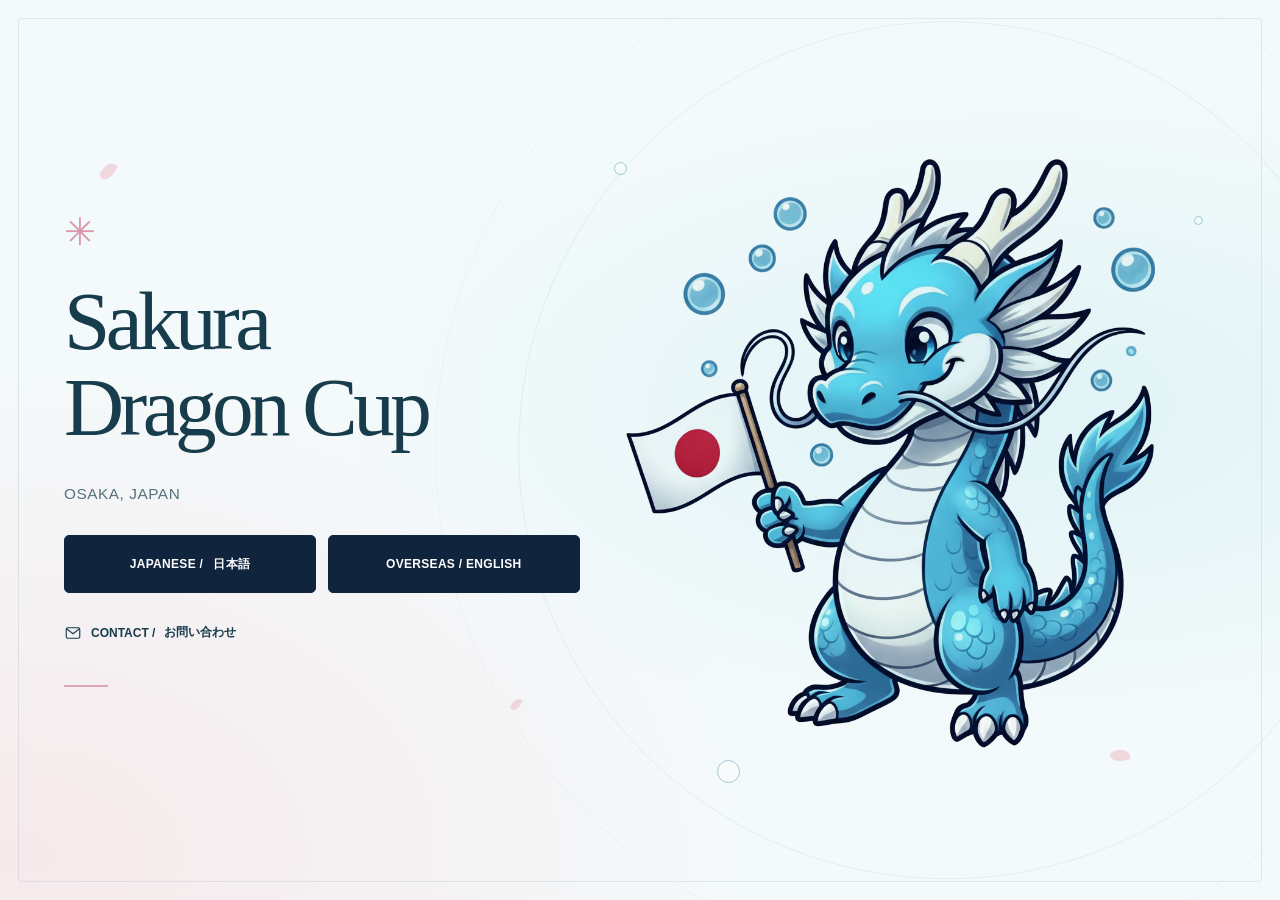
<file: index.html>
<!DOCTYPE html>
<html lang="en">
  <head>
    <meta charset="UTF-8">
    <meta name="viewport" content="width=device-width, initial-scale=1.0">
    <meta name="theme-color" content="#f4fafb">
    <meta name="description" content="Sakura Dragon Cup 2027 — Osaka, Japan. Choose your site.">
    <title>Sakura Dragon Cup 2027 | Site Home</title>
    <link rel="canonical" href="https://sakuradragoncup.jp/">
    <meta property="og:type" content="website">
    <meta property="og:site_name" content="Sakura Dragon Cup">
    <meta property="og:title" content="Sakura Dragon Cup">
    <meta property="og:description" content="Sakura Dragon Cup — Osaka, Japan.">
    <meta property="og:url" content="https://sakuradragoncup.jp/">
    <meta property="og:image" content="https://sakuradragoncup.jp/assets/ogp.jpg">
    <meta property="og:image:type" content="image/jpeg">
    <meta property="og:image:width" content="1200">
    <meta property="og:image:height" content="630">
    <meta property="og:image:alt" content="Sakura Dragon Cup — Osaka, Japan, with the light-blue dragon mascot.">
    <meta name="twitter:card" content="summary_large_image">
    <meta name="twitter:title" content="Sakura Dragon Cup">
    <meta name="twitter:description" content="Sakura Dragon Cup — Osaka, Japan.">
    <meta name="twitter:image" content="https://sakuradragoncup.jp/assets/ogp.jpg">
    <meta name="twitter:image:alt" content="Sakura Dragon Cup — Osaka, Japan, with the light-blue dragon mascot.">
    <link rel="preload" href="assets/dragon.png" as="image">
    <link rel="stylesheet" href="style.css">

<!-- Google tag (gtag.js) -->
<script async src="https://www.googletagmanager.com/gtag/js?id=G-ZPKQWWBGRX"></script>
<script>
  window.dataLayer = window.dataLayer || [];
  function gtag(){dataLayer.push(arguments);}
  gtag('js', new Date());

  gtag('config', 'G-ZPKQWWBGRX');
</script>
<link rel="icon" href="/favicon.ico?v=20261031" sizes="16x16 32x32 48x48" type="image/x-icon">
<link rel="icon" href="/favicon-96.png?v=20261031" sizes="96x96" type="image/png">
<link rel="apple-touch-icon" href="/apple-touch-icon.png?v=20261031" sizes="180x180">
</head>
  <body>
    <main class="teaser">
      <div class="scenery" aria-hidden="true">
        <span class="orbit orbit-one"></span>
        <span class="orbit orbit-two"></span>
        <span class="bubble bubble-one"></span>
        <span class="bubble bubble-two"></span>
        <span class="bubble bubble-three"></span>
        <span class="petal petal-one"></span>
        <span class="petal petal-two"></span>
        <span class="petal petal-three"></span>
      </div>
      <div class="composition">
        <div class="copy">
          <span class="blossom" aria-hidden="true">✳</span>
          <h1>Sakura<br>Dragon Cup</h1>
          <p>OSAKA, JAPAN</p>
          <div class="site-choices" aria-label="Choose your site">
            <a class="site-choice" href="/ja/">JAPANESE / <span lang="ja">日本語</span></a>
            <a class="site-choice" href="/en/">OVERSEAS / ENGLISH</a>
          </div>
          <a class="contact-link" href="contact/"><svg aria-hidden="true" width="18" height="18" viewBox="0 0 24 24" fill="none" stroke="currentColor" stroke-width="1.5"><rect x="3" y="5" width="18" height="14" rx="2"/><path d="m3 6 9 7 9-7"/></svg>CONTACT / <span lang="ja">お問い合わせ</span></a>
          <span class="accent" aria-hidden="true"></span>
        </div>
        <div class="dragon-entrance">
          <img class="dragon" src="assets/dragon.png" width="1024" height="1024" alt="A friendly light-blue dragon holding a Japanese flag" fetchpriority="high">
        </div>
      </div>
    </main>
  </body>
</html>
</file>
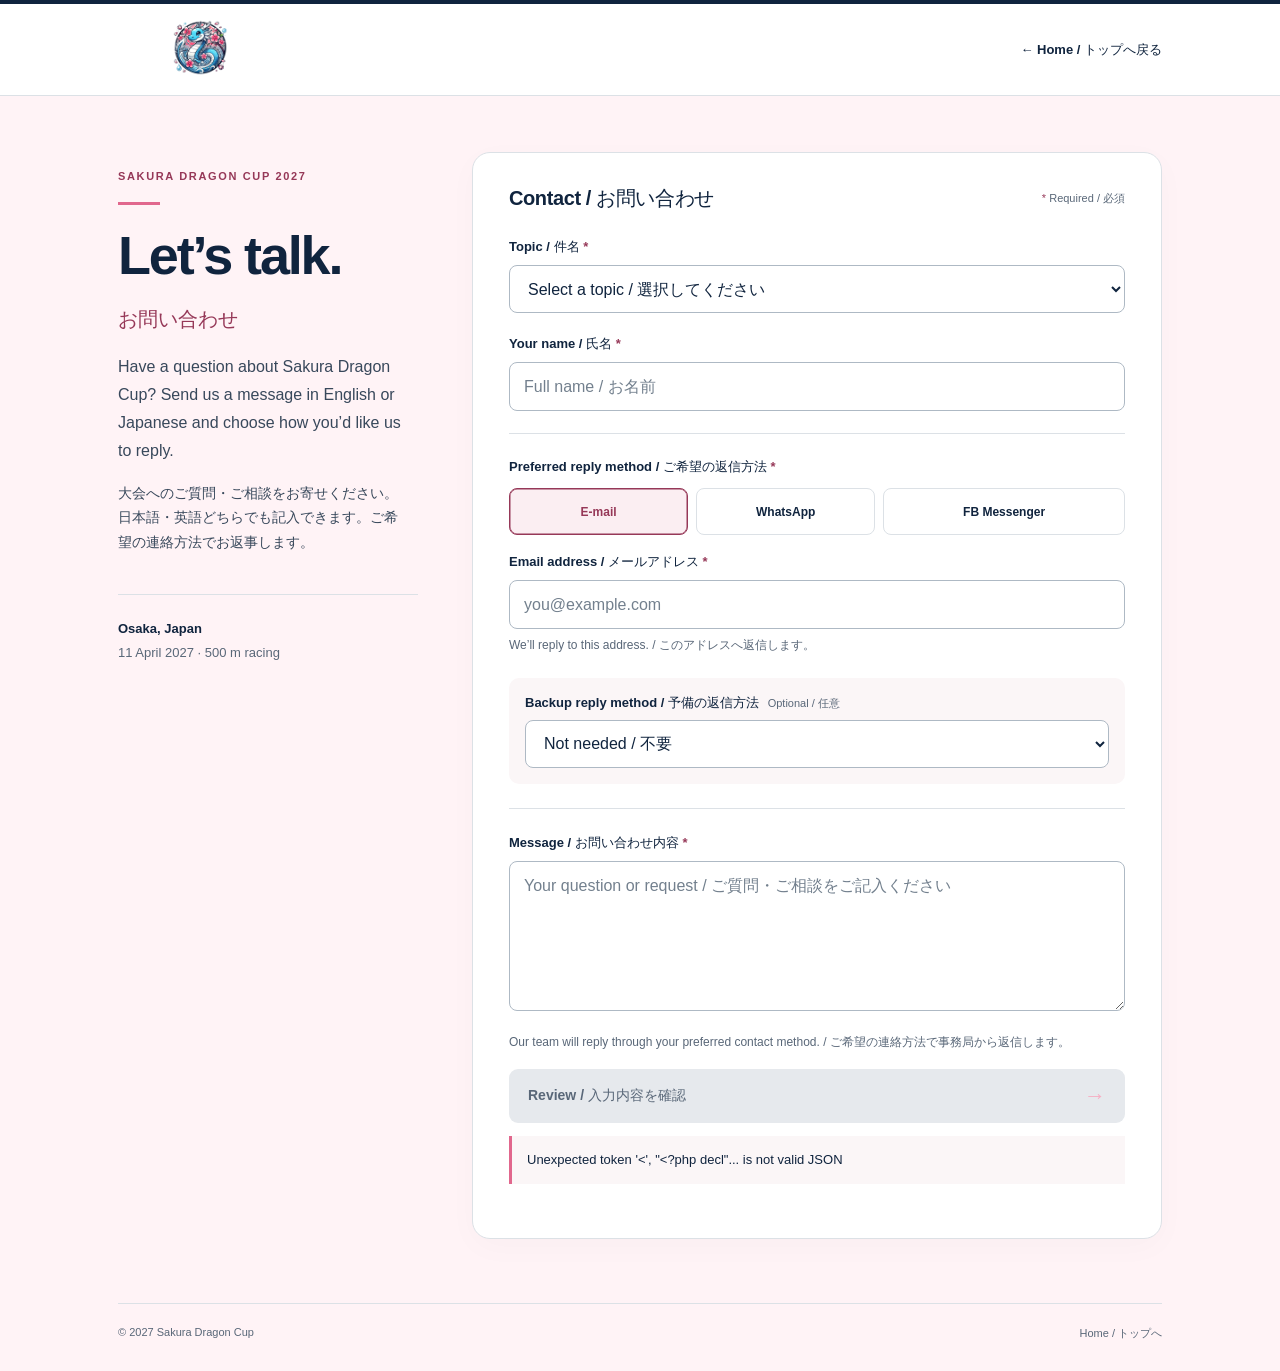
<file: contact/index.html>
<!doctype html>
<html lang="en"><head><meta charset="utf-8"><meta name="viewport" content="width=device-width, initial-scale=1"><title>Contact / お問い合わせ | Sakura Dragon Cup</title><meta name="referrer" content="same-origin"><link rel="canonical" href="https://sakuradragoncup.jp/contact/">
<style>
:root{--ink:#10243e;--muted:#596778;--pink:#e1678d;--deep:#963858;--line:#dce1e6;--wash:#fbf6f7;font-family:"Noto Sans","Noto Sans JP",Arial,sans-serif;color:var(--ink);background:#fff3f6;color-scheme:light;font-synthesis:none}*{box-sizing:border-box}html{background:#fff3f6;color-scheme:light}
body{margin:0;background:#fff3f6;color:#10243e;min-height:100vh}button,input,select,textarea{font:inherit}a{color:inherit}button{cursor:pointer}header{background:#fff;border-top:4px solid var(--ink);border-bottom:1px solid var(--line)}.header-inner{max-width:1100px;margin:auto;padding:15px 28px;display:flex;align-items:center;justify-content:space-between;gap:20px}.logo{width:164px;height:57px;object-fit:contain}.back{font-size:13px;text-decoration:none;font-weight:600}.back:hover{text-decoration:underline}.layout{max-width:1100px;margin:56px auto 64px;padding:0 28px;display:grid;grid-template-columns:300px minmax(0,1fr);gap:54px;align-items:start}.intro{padding-top:18px}.eyebrow{font-size:11px;font-weight:700;letter-spacing:.15em;color:var(--deep);margin:0 0 20px}.accent{width:42px;height:3px;background:var(--pink);margin-bottom:22px}h1{color:#10243e;font-size:54px;line-height:1.05;letter-spacing:-.04em;margin:0 0 22px;font-weight:750}.lead{font-size:16px;line-height:1.75;color:#38485b;max-width:285px}.event{margin-top:40px;padding-top:22px;border-top:1px solid var(--line);font-size:13px;line-height:1.8}.event strong{display:block}.event span{color:var(--muted)}.preview-tag{display:inline-block;color:var(--muted);border:1px solid var(--line);border-radius:30px;font-size:11px;padding:6px 12px;margin-top:24px}.card{background:#fff;border:1px solid var(--line);border-radius:18px;box-shadow:0 8px 32px #10243e06;padding:32px 36px}.form-top{display:flex;justify-content:space-between;gap:16px;align-items:center;margin-bottom:26px}.form-top h2{font-size:20px;margin:0;letter-spacing:-.02em}.required-note{font-size:11px;color:var(--muted)}.star{color:var(--deep)}label,.label{display:block;font-size:13px;font-weight:700;margin-bottom:9px}.field{margin-bottom:22px}input,select,textarea{display:block;width:100%;border:1px solid #aeb9c4;border-radius:8px;background:#fff;color:var(--ink);padding:12px 14px;font-size:16px;min-height:48px;line-height:1.45}input::placeholder,textarea::placeholder{color:#73808e;opacity:1}textarea{resize:vertical;min-height:150px}input:hover,select:hover,textarea:hover{border-color:#7f8e9e}input:focus,select:focus,textarea:focus{outline:2px solid var(--deep);outline-offset:2px}button:focus-visible,a:focus-visible{outline:3px solid var(--deep);outline-offset:4px}fieldset{margin:0;padding:0;border:0;min-width:0}legend{font-size:13px;font-weight:700;margin-bottom:12px;padding:0}.reply-section{border-top:1px solid var(--line);border-bottom:1px solid var(--line);padding:24px 0 2px;margin-bottom:25px}.choices{display:grid;grid-template-columns:1fr 1fr 1.35fr;gap:8px;margin-bottom:18px}.choice{margin:0;position:relative;cursor:pointer}.choice input{position:absolute;opacity:0;width:1px;height:1px;min-height:0}.choice span{border:1px solid var(--line);border-radius:8px;display:flex;align-items:center;justify-content:center;min-height:47px;padding:8px 4px;font-size:12px;font-weight:600;background:#fff;white-space:nowrap}.choice input:checked+span{border:1.5px solid var(--deep);background:#fbeef2;color:var(--deep);box-shadow:inset 0 0 0 .5px var(--deep)}.choice input:focus-visible+span{outline:3px solid var(--deep);outline-offset:3px}.hint{display:block;color:var(--muted);font-size:12px;line-height:1.6;margin-top:7px}.optional{color:var(--muted);font-weight:400;font-size:11px;margin-left:5px}.backup{background:var(--wash);border-radius:10px;padding:16px;margin-bottom:22px}.backup .field:last-child{margin-bottom:0}.backup>label{margin-bottom:8px}.backup select{background:#fff}.backup-contact{margin-top:17px}.bottom-note{font-size:12px;color:var(--muted);line-height:1.65;margin:0 0 17px}.primary{display:flex;justify-content:space-between;align-items:center;width:100%;border:0;border-radius:9px;background:var(--ink);color:#fff;min-height:53px;padding:14px 19px;font-size:14px;font-weight:700}.primary:hover{background:#243d5b}.primary .arrow{font-size:22px;font-weight:400;color:#f6afc4}.demo-note{font-size:11px;color:var(--muted);text-align:center;margin:12px 0 0;line-height:1.6}footer{border-top:1px solid var(--line);max-width:1044px;margin:auto;padding:22px 0 30px;font-size:11px;color:var(--muted);display:flex;justify-content:space-between;gap:20px}footer a{text-decoration:none}.review-title{margin:0 0 12px;font-size:25px}.review-intro{color:var(--muted);font-size:14px;line-height:1.6;margin-bottom:24px}dl{margin:0 0 24px}dt{font-size:11px;font-weight:700;color:var(--muted);margin-bottom:8px}dd{margin:0 0 20px;padding-bottom:17px;border-bottom:1px solid var(--line);font-size:15px;line-height:1.6;overflow-wrap:anywhere;white-space:pre-wrap}.secondary{background:#fff;border:1px solid #aeb9c4;border-radius:8px;width:100%;min-height:48px;margin-bottom:12px;color:var(--ink);font-weight:600}.primary:disabled{background:#e6e9ed;color:#596778;cursor:not-allowed}.notice{border-left:3px solid var(--pink);background:var(--wash);padding:13px 15px;font-size:13px;line-height:1.65;color:var(--ink);margin-bottom:22px}[hidden]{display:none!important}
@media(max-width:800px){.layout{grid-template-columns:1fr;gap:26px;max-width:640px;margin-top:32px}.intro{padding-top:0}h1{font-size:40px;margin-bottom:13px}.eyebrow{margin-bottom:14px}.accent{margin-bottom:17px}.lead{max-width:none;margin:0}.event,.preview-tag{display:none}.card{padding:26px}.header-inner{padding:12px 24px}.logo{width:143px;height:50px}footer{margin:0 28px}.form-top{margin-bottom:24px}}
@media(max-width:420px){.layout{padding:0 16px;margin-bottom:35px}.card{padding:23px 18px;border-radius:13px}.header-inner{padding:10px 16px}.back{font-size:11px}.choices{gap:6px}.choice span{font-size:11px}.form-top h2{font-size:18px}.required-note{font-size:10px}footer{margin:0 16px;flex-direction:column;gap:10px}.backup{padding:13px}}
.intro-ja{font-size:20px;font-weight:700;margin:0 0 20px;color:var(--deep)}.lead+.lead{font-size:14px}.honeypot{position:absolute;left:-9999px;width:1px;height:1px;overflow:hidden}.form-top{flex-wrap:wrap}#success p{line-height:1.8}#contact-reference{overflow-wrap:anywhere}</style>
<!-- Google tag (gtag.js) -->
<script async src="https://www.googletagmanager.com/gtag/js?id=G-ZPKQWWBGRX"></script>
<script>
  window.dataLayer = window.dataLayer || [];
  function gtag(){dataLayer.push(arguments);}
  gtag('js', new Date());

  gtag('config', 'G-ZPKQWWBGRX');
</script>
<link rel="icon" href="/favicon.ico?v=20261031" sizes="16x16 32x32 48x48" type="image/x-icon">
<link rel="icon" href="/favicon-96.png?v=20261031" sizes="96x96" type="image/png">
<link rel="apple-touch-icon" href="/apple-touch-icon.png?v=20261031" sizes="180x180">
</head><body>
<header><div class="header-inner"><a href="../" aria-label="Sakura Dragon Cup home"><img class="logo" src="../assets/brand/sakura_dragon_logo.webp" alt="Sakura Dragon Cup"></a><a class="back" href="../">← Home / トップへ戻る</a></div></header>
<main class="layout"><aside class="intro"><p class="eyebrow">SAKURA DRAGON CUP 2027</p><div class="accent"></div><h1>Let’s talk.</h1><p class="intro-ja" lang="ja">お問い合わせ</p><p class="lead">Have a question about Sakura Dragon Cup? Send us a message in English or Japanese and choose how you’d like us to reply.</p><p class="lead" lang="ja">大会へのご質問・ご相談をお寄せください。日本語・英語どちらでも記入できます。ご希望の連絡方法でお返事します。</p><div class="event"><strong>Osaka, Japan</strong><span>11 April 2027 · 500 m racing</span></div></aside>
<section class="card" aria-label="Contact form"><form id="contact-form"><div class="form-top"><h2>Contact / お問い合わせ</h2><span class="required-note"><span class="star">*</span> Required / 必須</span></div>
<div class="field"><label for="subject">Topic / 件名 <span class="star">*</span></label><select id="subject" name="subject" required><option value="" disabled selected>Select a topic / 選択してください</option><option value="entry">Entry / Registration — エントリーについて</option><option value="entry-status">Entry Status Inquiry — エントリー受付の確認</option><option value="race">Race / Rules — レース・競技規則</option><option value="hotel">Hotel / Accommodation — ホテル・宿泊</option><option value="access">Shuttle / Access — 送迎・アクセス</option><option value="other">Other — その他</option></select></div>
<div class="field" id="receipt-field" hidden><label for="entry-receipt">Entry receipt number / エントリー受付番号 <span class="optional">Optional / 任意</span></label><input id="entry-receipt" name="receipt" maxlength="64" placeholder="SDC27-…"><small class="hint">You can ask even without a receipt number. / 受付番号が分からなくてもお問い合わせできます。</small></div>
<div class="field"><label for="full-name">Your name / 氏名 <span class="star">*</span></label><input id="full-name" name="name" required autocomplete="name" maxlength="150" placeholder="Full name / お名前"></div>
<div class="reply-section"><fieldset><legend>Preferred reply method / ご希望の返信方法 <span class="star">*</span></legend><div class="choices"><label class="choice"><input type="radio" name="method" value="email" checked required><span>E-mail</span></label><label class="choice"><input type="radio" name="method" value="whatsapp"><span>WhatsApp</span></label><label class="choice"><input type="radio" name="method" value="messenger"><span>FB Messenger</span></label></div></fieldset>
<div class="field"><label id="primary-label" for="primary-contact">Email address / メールアドレス <span class="star">*</span></label><input id="primary-contact" name="contact" type="email" required autocomplete="email" maxlength="254" placeholder="you@example.com" aria-describedby="primary-hint"><small class="hint" id="primary-hint">We’ll reply to this address. / このアドレスへ返信します。</small></div>
<div class="backup"><label for="backup-method">Backup reply method / 予備の返信方法 <span class="optional">Optional / 任意</span></label><select id="backup-method" name="backup_method"><option value="none">Not needed / 不要</option><option value="email">E-mail</option><option value="whatsapp">WhatsApp</option><option value="messenger">FB Messenger</option></select><div class="field backup-contact" id="backup-field" hidden><label id="backup-label" for="backup-contact">Email address / メールアドレス <span class="star">*</span></label><input id="backup-contact" name="backup_contact" maxlength="254" disabled aria-describedby="backup-hint"><small class="hint" id="backup-hint"></small></div></div></div>
<div class="field"><label for="message">Message / お問い合わせ内容 <span class="star">*</span></label><textarea id="message" name="message" required maxlength="5000" placeholder="Your question or request / ご質問・ご相談をご記入ください"></textarea></div>
<p class="bottom-note">Our team will reply through your preferred contact method. / ご希望の連絡方法で事務局から返信します。</p><button class="primary" id="review-button" type="submit" disabled>Review / 入力内容を確認 <span class="arrow" aria-hidden="true">→</span></button><p id="status" class="notice" role="status">Preparing the form… / フォームを準備しています…</p><div class="honeypot" aria-hidden="true"><label for="website">Website</label><input id="website" name="website" tabindex="-1" autocomplete="off"></div></form>
<div id="review" hidden tabindex="-1"><p class="eyebrow">CHECK YOUR DETAILS / 入力内容の確認</p><h2 class="review-title">Ready to send? / 送信しますか？</h2><p class="review-intro">Please check your message and contact details. / 内容と連絡先をご確認ください。</p><dl id="summary"></dl><button class="secondary" id="edit" type="button">← Edit / 修正する</button><button class="primary" id="send" type="button">Send message / 送信する →</button><p id="send-status" class="notice" role="status" hidden></p></div>
<section id="success" hidden tabindex="-1"><p class="eyebrow">MESSAGE RECEIVED / お問い合わせ受付完了</p><h2 class="review-title">Thank you. / ありがとうございます。</h2><p>Your message has been saved. Our team will reply through your preferred contact method.</p><p lang="ja">お問い合わせを受け付けました。ご希望の連絡方法で事務局から返信します。</p><p>Reference / お問い合わせ番号：<strong id="contact-reference"></strong></p><p>Please save this reference. / この番号をお控えください。</p><a class="back" href="../">← Home / トップへ戻る</a></section><noscript><p class="notice">JavaScript is required. / 送信にはJavaScriptを有効にしてください。</p></noscript></section></main><footer><span>© 2027 Sakura Dragon Cup</span><a href="../">Home / トップへ</a></footer>
<script src="form.js" defer></script></body></html>
</file>
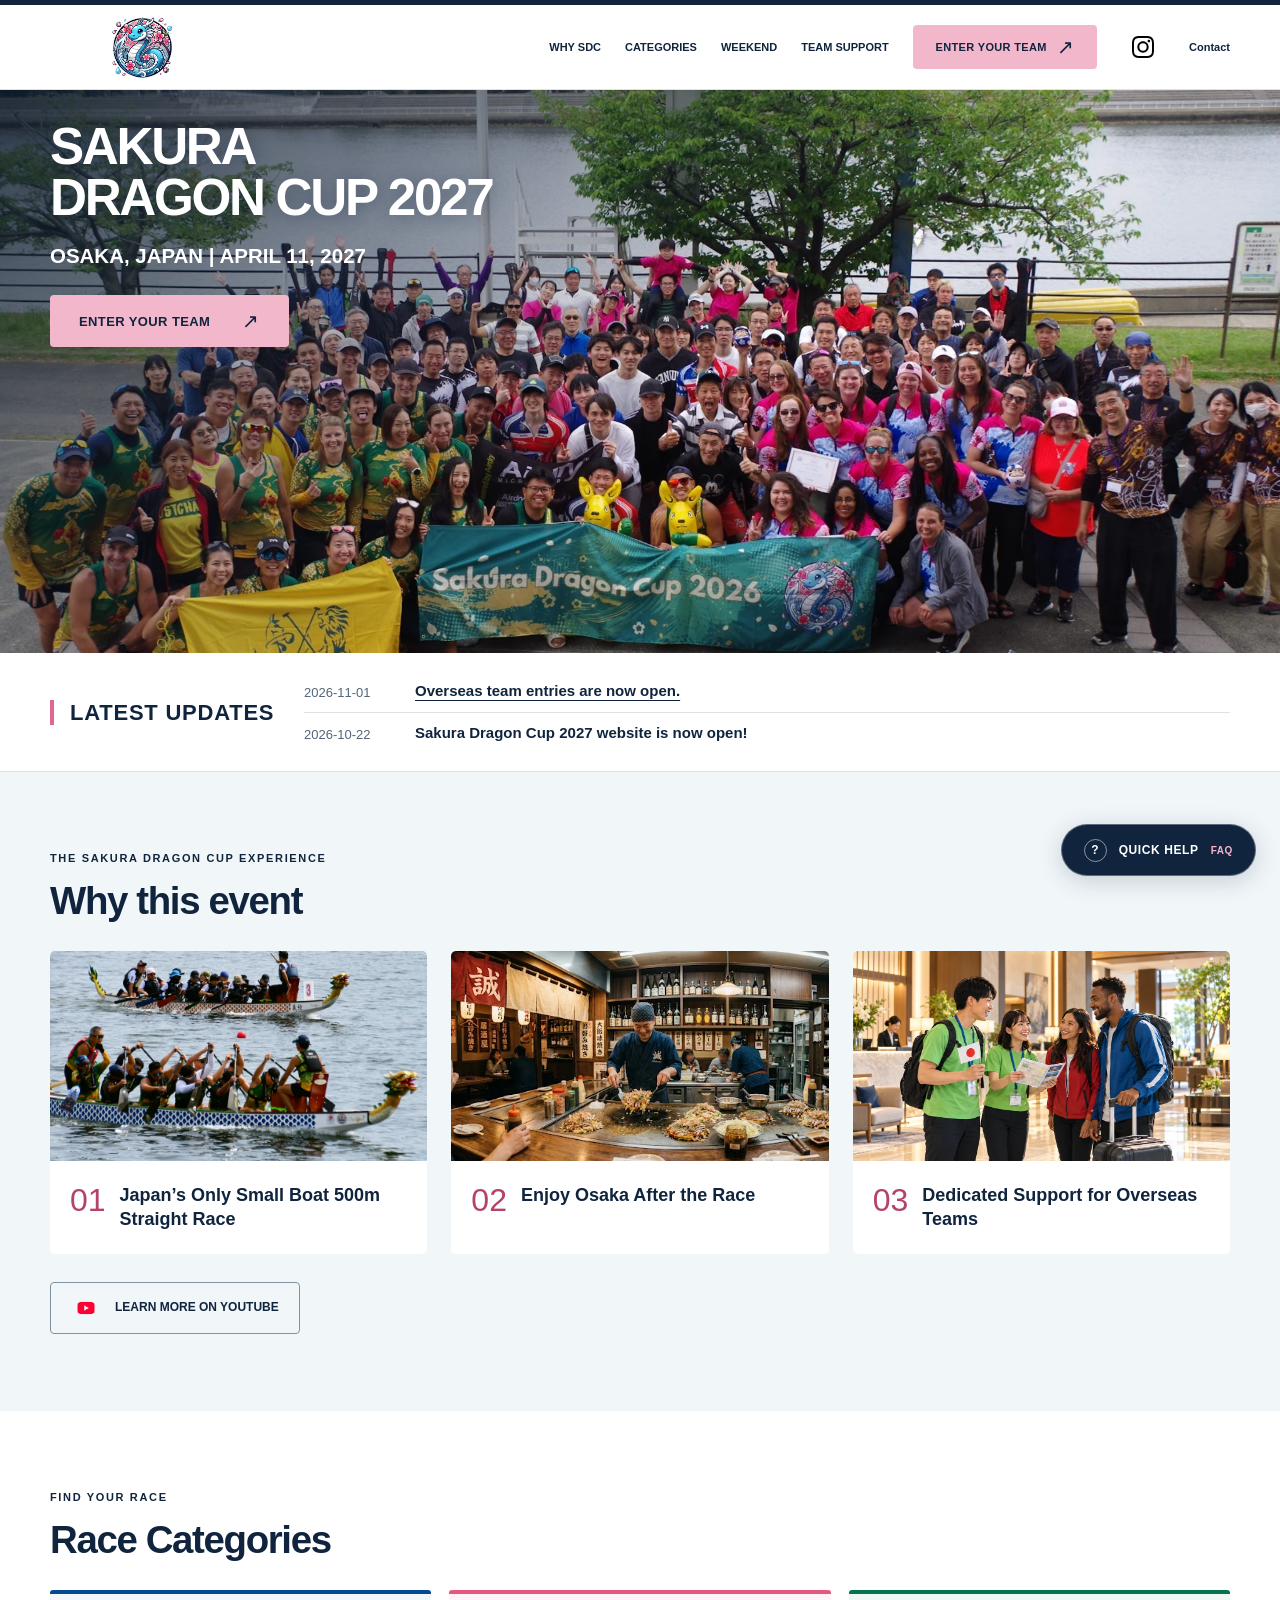
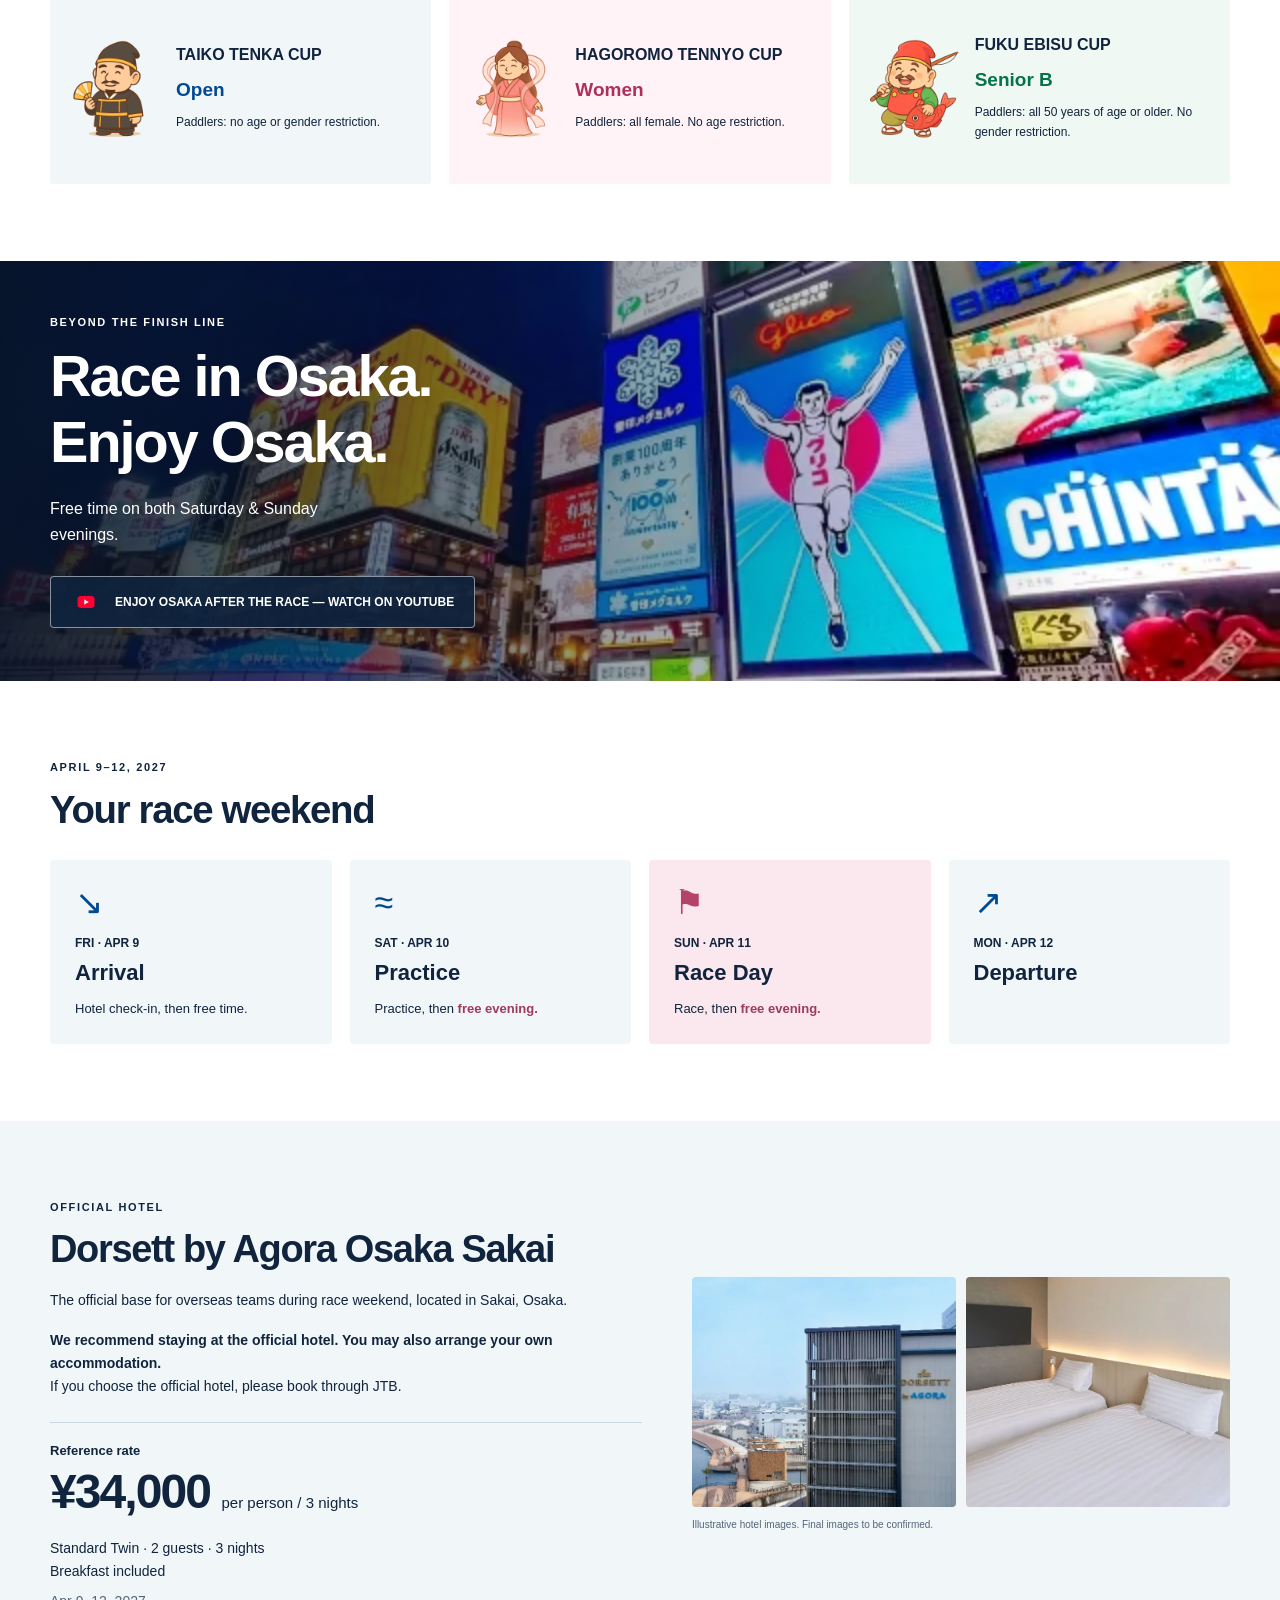
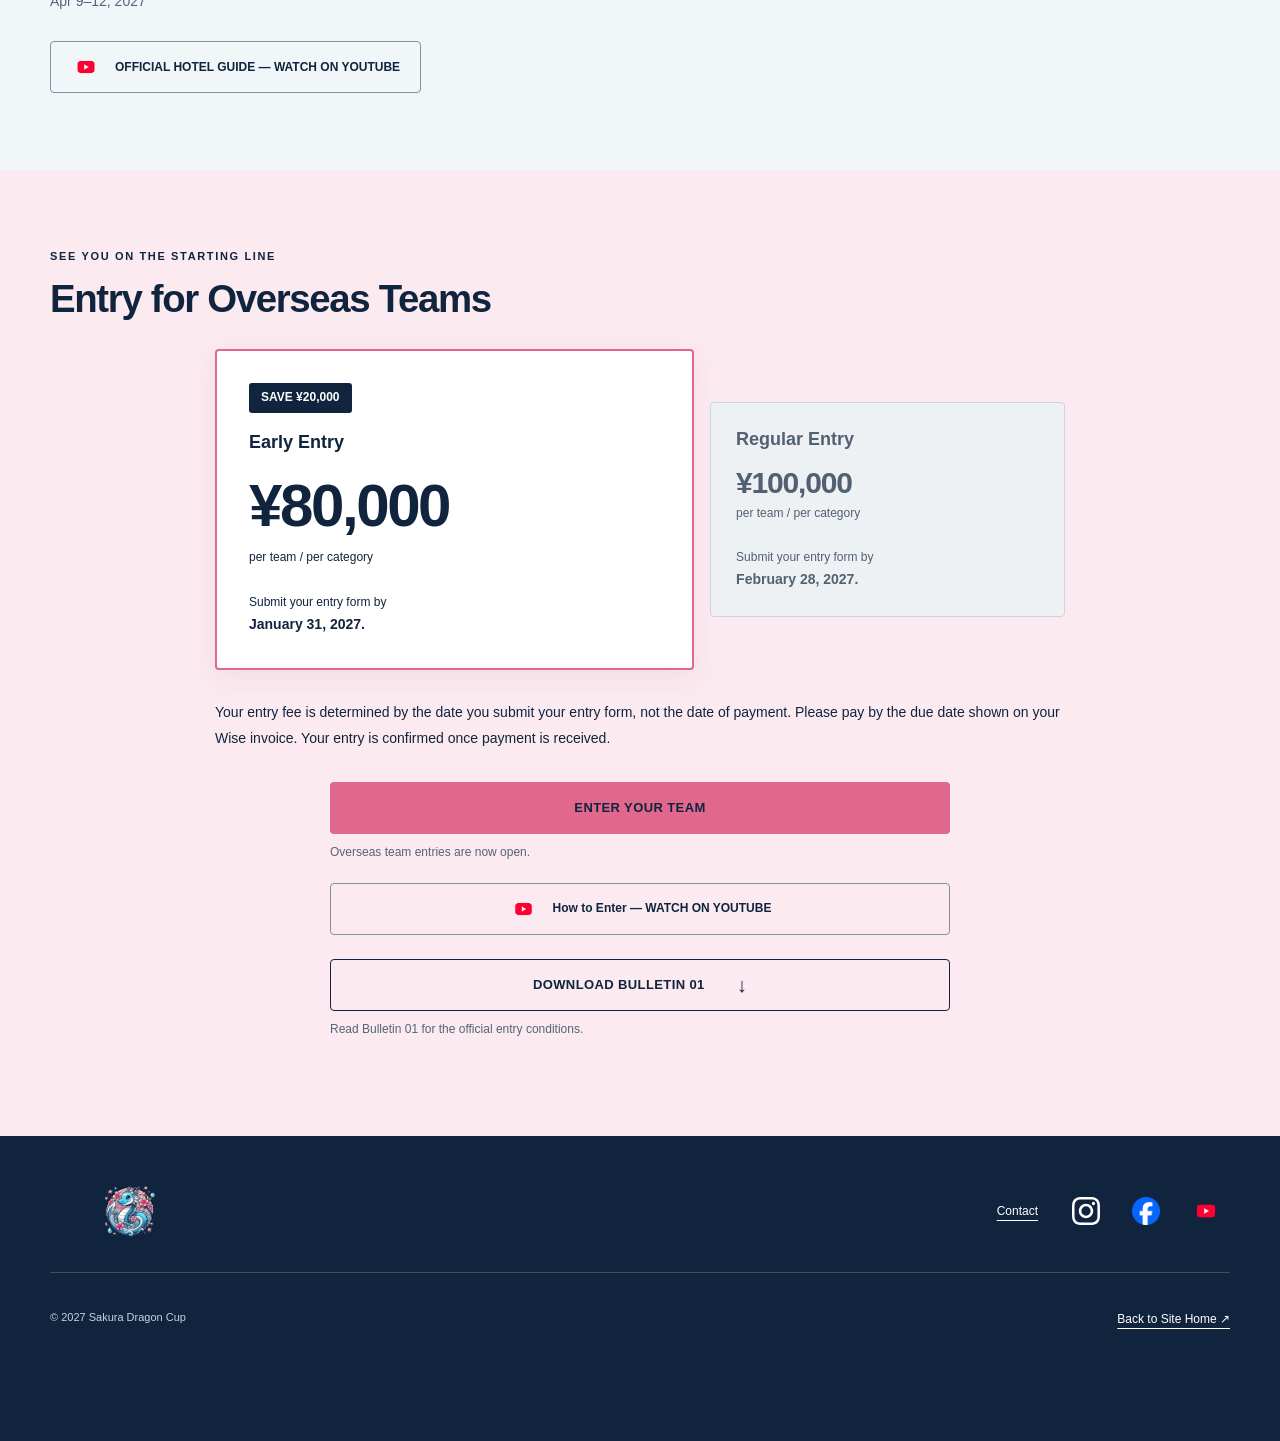
<file: en/index.html>
<!doctype html>
<html lang="en">
<head>
  <meta charset="utf-8">
  <meta name="viewport" content="width=device-width, initial-scale=1">
  <meta name="theme-color" content="#10243e">
  <meta name="description" content="Join Sakura Dragon Cup 2027 in Osaka, Japan on April 11. Small boat racing, three guaranteed races, and support for overseas teams.">
  <meta property="og:title" content="Sakura Dragon Cup 2027 | Osaka, Japan">
  <meta property="og:description" content="April 11, 2027. Osaka, Japan. Three races guaranteed.">
  <meta property="og:type" content="website">
  <meta property="og:url" content="https://sakuradragoncup.jp/en/">
  <meta property="og:image" content="https://sakuradragoncup.jp/assets/social/sdc2027-overseas-entries-open.png">
  <meta property="og:image:type" content="image/png">
  <meta property="og:image:width" content="1731">
  <meta property="og:image:height" content="909">
  <meta property="og:image:alt" content="Sakura Dragon Cup 2027 — Dragon Boat Race in Osaka, 11 April 2027. Overseas entries open.">
  <meta name="twitter:card" content="summary_large_image">
  <meta name="twitter:title" content="Sakura Dragon Cup 2027 | Osaka, Japan">
  <meta name="twitter:description" content="April 11, 2027. Osaka, Japan. Three races guaranteed.">
  <meta name="twitter:image" content="https://sakuradragoncup.jp/assets/social/sdc2027-overseas-entries-open.png">
  <meta name="twitter:image:alt" content="Sakura Dragon Cup 2027 — Dragon Boat Race in Osaka, 11 April 2027. Overseas entries open.">
  <title>Sakura Dragon Cup 2027 | Osaka, Japan</title>
  <link rel="canonical" href="https://sakuradragoncup.jp/en/">
  <link rel="preload" as="image" href="../assets/hero/hero_group_2026.webp">
  <link rel="stylesheet" href="css/styles.css?v=20261101-compact">
  <script type="module" src="js/main.js?v=20261101-compact"></script>

<!-- Google tag (gtag.js) -->
<script async src="https://www.googletagmanager.com/gtag/js?id=G-ZPKQWWBGRX"></script>
<script>
  window.dataLayer = window.dataLayer || [];
  function gtag(){dataLayer.push(arguments);}
  gtag('js', new Date());

  gtag('config', 'G-ZPKQWWBGRX');
</script>
<link rel="icon" href="/favicon.ico?v=20261031" sizes="16x16 32x32 48x48" type="image/x-icon">
<link rel="icon" href="/favicon-96.png?v=20261031" sizes="96x96" type="image/png">
<link rel="apple-touch-icon" href="/apple-touch-icon.png?v=20261031" sizes="180x180">
</head>
<body>
  <a class="skip-link" href="#main">Skip to content</a>
  <header class="header">
    <div class="container header-inner">
      <a class="brand" href="./" aria-label="Sakura Dragon Cup English home"><img src="../assets/brand/sakura_dragon_logo.webp" alt="Sakura Dragon Cup" width="190" height="64"></a>
      <button class="menu-toggle" type="button" aria-expanded="false" aria-controls="navigation" aria-label="Open menu" hidden><span></span><span></span><span></span></button>
      <nav id="navigation" aria-label="Main navigation">
        <a href="#why">WHY SDC</a><a href="#categories">CATEGORIES</a><a href="#weekend">WEEKEND</a><a href="#support">TEAM SUPPORT</a><a class="button small entry-preview" data-entry-link href="./entry/">ENTER YOUR TEAM <span aria-hidden="true">↗</span></a>
        <a class="instagram desktop-only" href="https://www.instagram.com/sakuradragoncup/" aria-label="Instagram"><img src="../assets/social/instagram-black.svg" alt="" width="22" height="22"></a>
        <a href="../contact/">Contact</a><div class="mobile-only"><div class="social-links" aria-label="Follow us on social media"><a href="https://www.instagram.com/sakuradragoncup/" aria-label="Instagram" title="Instagram"><img src="../assets/social/instagram-black.svg" alt="" width="28" height="28"></a><button type="button" disabled aria-label="Facebook (coming soon)" title="Facebook — coming soon"><img src="../assets/social/facebook.png" alt="" width="28" height="28"></button><a href="https://www.youtube.com/@SakuraDragonCup-osaka" aria-label="YouTube" title="YouTube"><img src="../assets/social/youtube.png" alt="" width="28" height="28"></a></div></div>
      </nav>
    </div>
  </header>
  <main id="main">
    <section class="hero" aria-labelledby="hero-title">
      <img src="../assets/hero/hero_group_2026.webp" alt="International dragon boat teams gathered together beside the water in 2026" fetchpriority="high" width="1920" height="1080">
      <div class="hero-content container"><h1 id="hero-title">SAKURA<br>DRAGON CUP 2027</h1><p>OSAKA, JAPAN <span aria-hidden="true">|</span> APRIL 11, 2027</p><a class="button entry-preview" data-entry-link href="./entry/">ENTER YOUR TEAM <span aria-hidden="true">↗</span></a></div>
    </section>
    <aside class="updates" aria-label="Latest updates" hidden><div class="container updates-inner"><h2>LATEST UPDATES</h2><ul id="updates-list"></ul></div></aside>
    <section id="why" class="section why"><div class="container"><p class="eyebrow">THE SAKURA DRAGON CUP EXPERIENCE</p><h2>Why this event</h2><div class="three-grid reasons">
      <article><img src="../assets/race/race_two_boats.webp" alt="Two small dragon boats competing on a straight race course" loading="lazy" width="720" height="440"><div class="reason-copy"><span>01</span><h3>Japan’s Only Small Boat 500m Straight Race</h3></div></article>
      <article><img src="../assets/osaka/okonomiyaki_after_race.webp" alt="Teammates enjoying okonomiyaki together after the race" loading="lazy" width="720" height="440"><div class="reason-copy"><span>02</span><h3>Enjoy Osaka After the Race</h3></div></article>
      <article><img src="../assets/support/hotel_liaison_welcome.webp" alt="A liaison welcoming overseas team members in a hotel lobby" loading="lazy" width="720" height="440"><div class="reason-copy"><span>03</span><h3>Dedicated Support for Overseas Teams</h3></div></article>
    </div><div class="video-cta"><a class="video-button" href="https://www.youtube.com/watch?v=GvMcrjOXaTQ"><img src="../assets/social/youtube.png" alt="" width="30" height="22"><span>LEARN MORE ON YOUTUBE</span></a></div></div></section>
    <section id="categories" class="section container"><p class="eyebrow">FIND YOUR RACE</p><h2>Race Categories</h2><div class="three-grid categories">
      <article class="category open"><img src="../assets/categories/taiko_tenka.webp" alt="Taiko Tenka character" loading="lazy" width="300" height="300"><div><h3>TAIKO TENKA CUP</h3><p class="category-name">Open</p><p>Paddlers: no age or gender restriction.</p></div></article>
      <article class="category women"><img src="../assets/categories/hagoromo_tennyo.webp" alt="Hagoromo Tennyo character" loading="lazy" width="300" height="300"><div><h3>HAGOROMO TENNYO CUP</h3><p class="category-name">Women</p><p>Paddlers: all female. No age restriction.</p></div></article>
      <article class="category senior"><img src="../assets/categories/fuku_ebisu.webp" alt="Fuku Ebisu character" loading="lazy" width="300" height="300"><div><h3>FUKU EBISU CUP</h3><p class="category-name">Senior B</p><p>Paddlers: all 50 years of age or older. No gender restriction.</p></div></article>
    </div></section>
    <section class="osaka" aria-labelledby="osaka-title"><img src="../assets/osaka/dotonbori_night.webp" alt="Dotonbori’s illuminated waterfront in Osaka" width="1920" height="1000" loading="lazy"><div class="container osaka-copy"><p class="eyebrow">BEYOND THE FINISH LINE</p><h2 id="osaka-title">Race in Osaka.<br>Enjoy Osaka.</h2><p class="osaka-evenings">Free time on both Saturday &amp; Sunday evenings.</p><div class="video-cta"><a class="video-button" href="https://www.youtube.com/watch?v=YVEUovX9PBs"><img src="../assets/social/youtube.png" alt="" width="30" height="22"><span>ENJOY OSAKA AFTER THE RACE — WATCH ON YOUTUBE</span></a></div></div></section>
    <section id="weekend" class="section container"><p class="eyebrow">APRIL 9–12, 2027</p><h2>Your race weekend</h2><ol class="weekend">
      <li><span class="step-icon" aria-hidden="true">↘</span><p>FRI · APR 9</p><h3>Arrival</h3><p class="weekend-caption">Hotel check-in, then free time.</p></li>
      <li><span class="step-icon" aria-hidden="true">≈</span><p>SAT · APR 10</p><h3>Practice</h3><p class="weekend-caption">Practice, then <strong>free evening.</strong></p></li>
      <li class="race-day"><span class="step-icon" aria-hidden="true">⚑</span><p>SUN · APR 11</p><h3>Race Day</h3><p class="weekend-caption">Race, then <strong>free evening.</strong></p></li>
      <li><span class="step-icon" aria-hidden="true">↗</span><p>MON · APR 12</p><h3>Departure</h3></li>
    </ol></section>
    <section id="support" class="section support"><div class="container"><article class="hotel"><div class="hotel-copy"><p class="eyebrow">OFFICIAL HOTEL</p><h2>Dorsett by Agora Osaka Sakai</h2><p>The official base for overseas teams during race weekend, located in Sakai, Osaka.</p><p class="required">We recommend staying at the official hotel. You may also arrange your own accommodation.</p><p>If you choose the official hotel, please book through JTB.</p><div class="hotel-rate"><p class="hotel-price"><span>Reference rate</span> ¥34,000 <small>per person / 3 nights</small></p><p>Standard Twin · 2 guests · 3 nights<br>Breakfast included</p><p class="hotel-dates">Apr 9–12, 2027</p></div></div><div class="hotel-images"><img src="../assets/hotel/hotel_exterior_placeholder.webp" alt="Placeholder illustration of the hotel exterior" width="600" height="600" loading="lazy"><img src="../assets/hotel/twin_room_placeholder.webp" alt="Placeholder illustration of a twin room" width="600" height="600" loading="lazy"><p class="image-note">Illustrative hotel images. Final images to be confirmed.</p></div></article><div class="video-cta"><a class="video-button" href="https://www.youtube.com/watch?v=1xQsv_RwQYw"><img src="../assets/social/youtube.png" alt="" width="30" height="22"><span>OFFICIAL HOTEL GUIDE — WATCH ON YOUTUBE</span></a></div></div></section>
    <section id="entry" class="section entry"><div class="container"><p class="eyebrow">SEE YOU ON THE STARTING LINE</p><h2>Entry for Overseas Teams</h2><div class="entry-layout"><div class="fees" data-entry-phase="early"><article class="fee-early"><p class="saving">SAVE ¥20,000</p><h3>Early Entry</h3><p class="price">¥80,000</p><p>per team / per category</p><p>Submit your entry form by<br><strong>January 31, 2027.</strong></p></article><article class="fee-regular"><h3>Regular Entry</h3><p class="price">¥100,000</p><p>per team / per category</p><p>Submit your entry form by<br><strong>February 28, 2027.</strong></p></article></div><p class="entry-payment-note">Your entry fee is determined by the date you submit your entry form, not the date of payment. Please pay by the due date shown on your Wise invoice. Your entry is confirmed once payment is received.</p><div class="entry-actions"><a id="entry-link" data-entry-link class="button" href="./entry/" aria-describedby="entry-status">ENTER YOUR TEAM</a><p id="entry-status" class="status">Overseas team entries are now open.</p><div class="video-cta"><a class="video-button" href="https://www.youtube.com/watch?v=Bx4l4OJoekw"><img src="../assets/social/youtube.png" alt="" width="30" height="22"><span>How to Enter — WATCH ON YOUTUBE</span></a></div><a id="bulletin-link" class="button outline" href="../assets/pdf/SDC2027_Bulletin01.pdf?v=b70346182621" download="SDC2027_Bulletin01.pdf" aria-describedby="bulletin-status">DOWNLOAD BULLETIN 01 <span aria-hidden="true">↓</span></a><p id="bulletin-status" class="status">Read Bulletin 01 for the official entry conditions.</p></div></div></div></section>
  </main>
  <footer><div class="container footer-top"><a class="footer-brand" href="./"><img src="../assets/brand/sakura_dragon_logo.webp" alt="Sakura Dragon Cup" width="190" height="64" loading="lazy"></a><div class="footer-links"><a href="../contact/">Contact</a><div class="social-links" aria-label="Follow us on social media"><a href="https://www.instagram.com/sakuradragoncup/" aria-label="Instagram" title="Instagram"><img src="../assets/social/instagram-white.svg" alt="" width="28" height="28"></a><button type="button" disabled aria-label="Facebook (coming soon)" title="Facebook — coming soon"><img src="../assets/social/facebook.png" alt="" width="28" height="28"></button><a href="https://www.youtube.com/@SakuraDragonCup-osaka" aria-label="YouTube" title="YouTube"><img src="../assets/social/youtube.png" alt="" width="28" height="28"></a></div></div></div><div class="container footer-bottom"><div><p>© 2027 Sakura Dragon Cup</p></div><a href="../">Back to Site Home ↗</a></div></footer>
  <button class="help-launcher" type="button" aria-haspopup="dialog" aria-controls="quick-help" hidden><span aria-hidden="true">?</span> QUICK HELP <small>FAQ</small></button>
  <dialog id="quick-help" aria-labelledby="help-title"><div class="help-header"><div><p class="eyebrow">FOR OVERSEAS TEAMS</p><h2 id="help-title">Quick Help</h2></div><button class="help-close" type="button" aria-label="Close Quick Help" autofocus>×</button></div><p class="help-intro">Choose a topic to find your answer.</p><div id="help-content"></div><p class="help-contact">Still have a question? <a href="../contact/">Contact us</a></p></dialog>
</body>
</html>
</file>
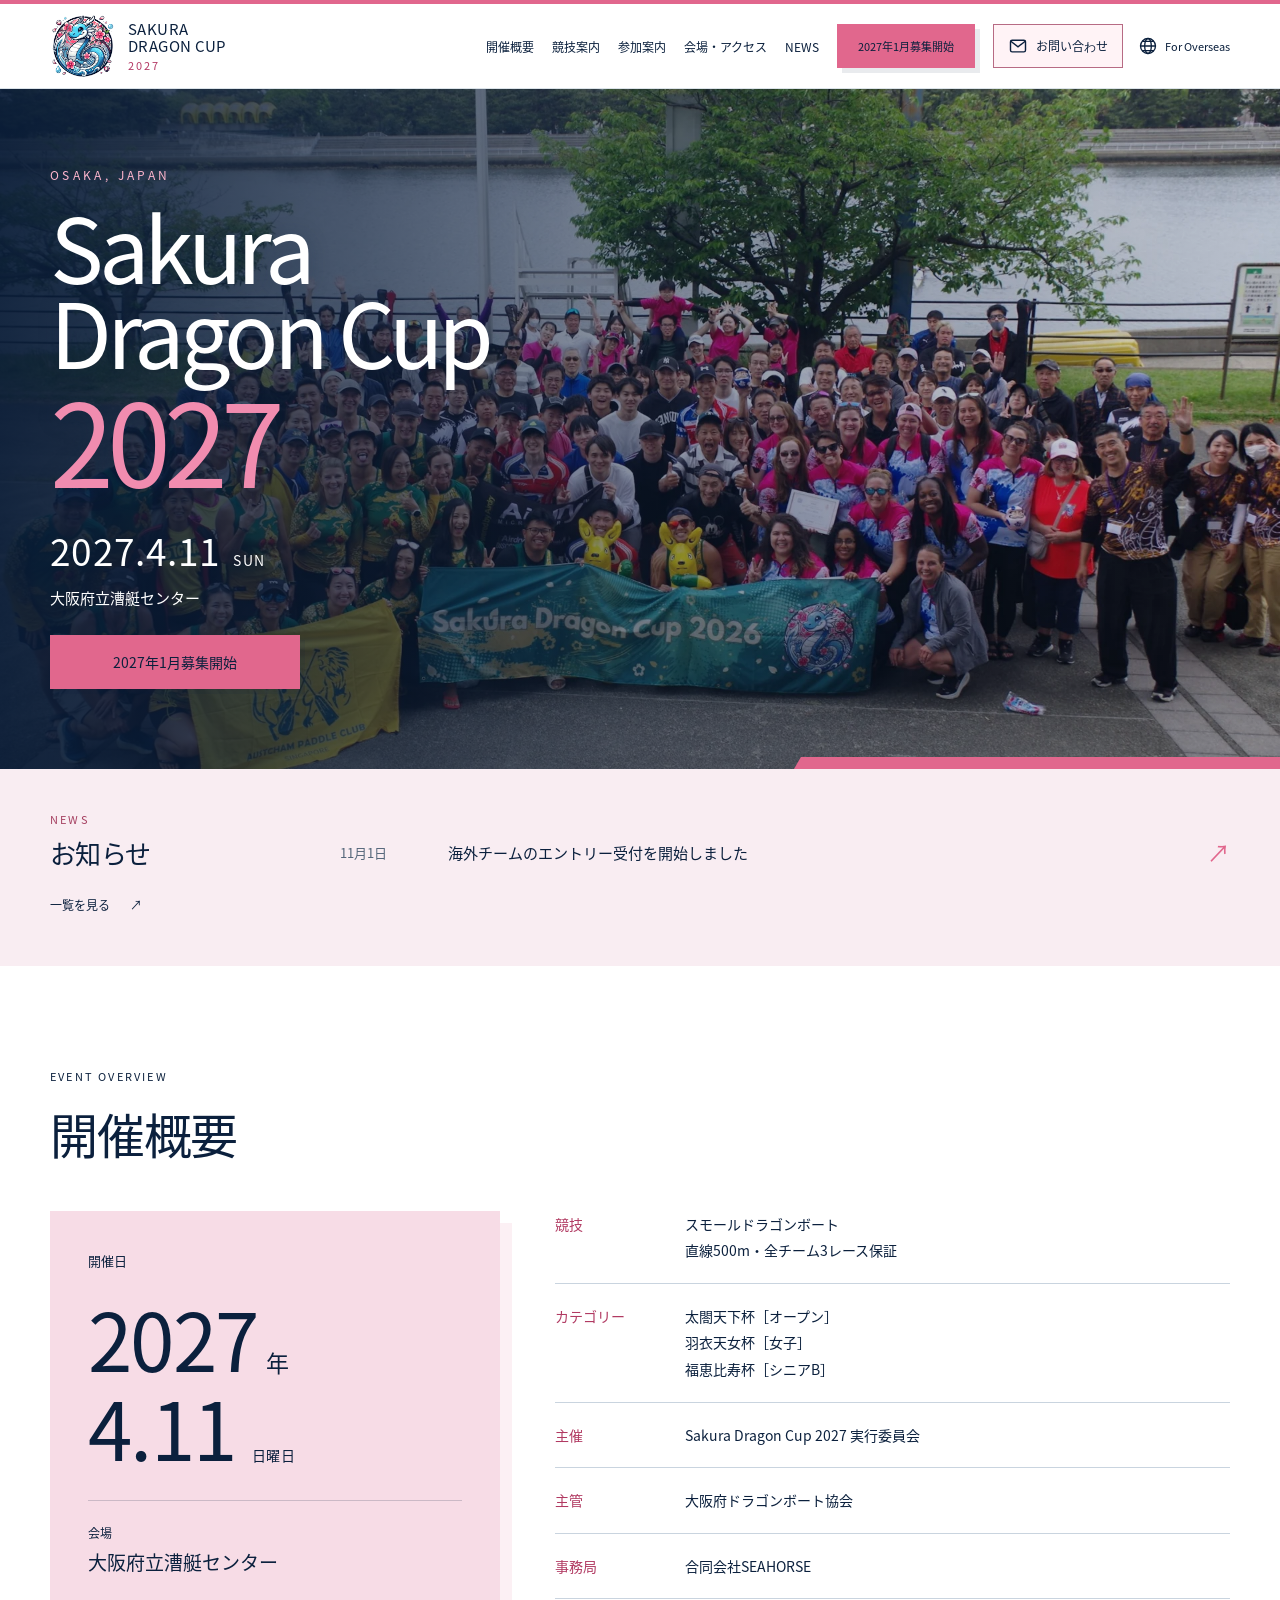
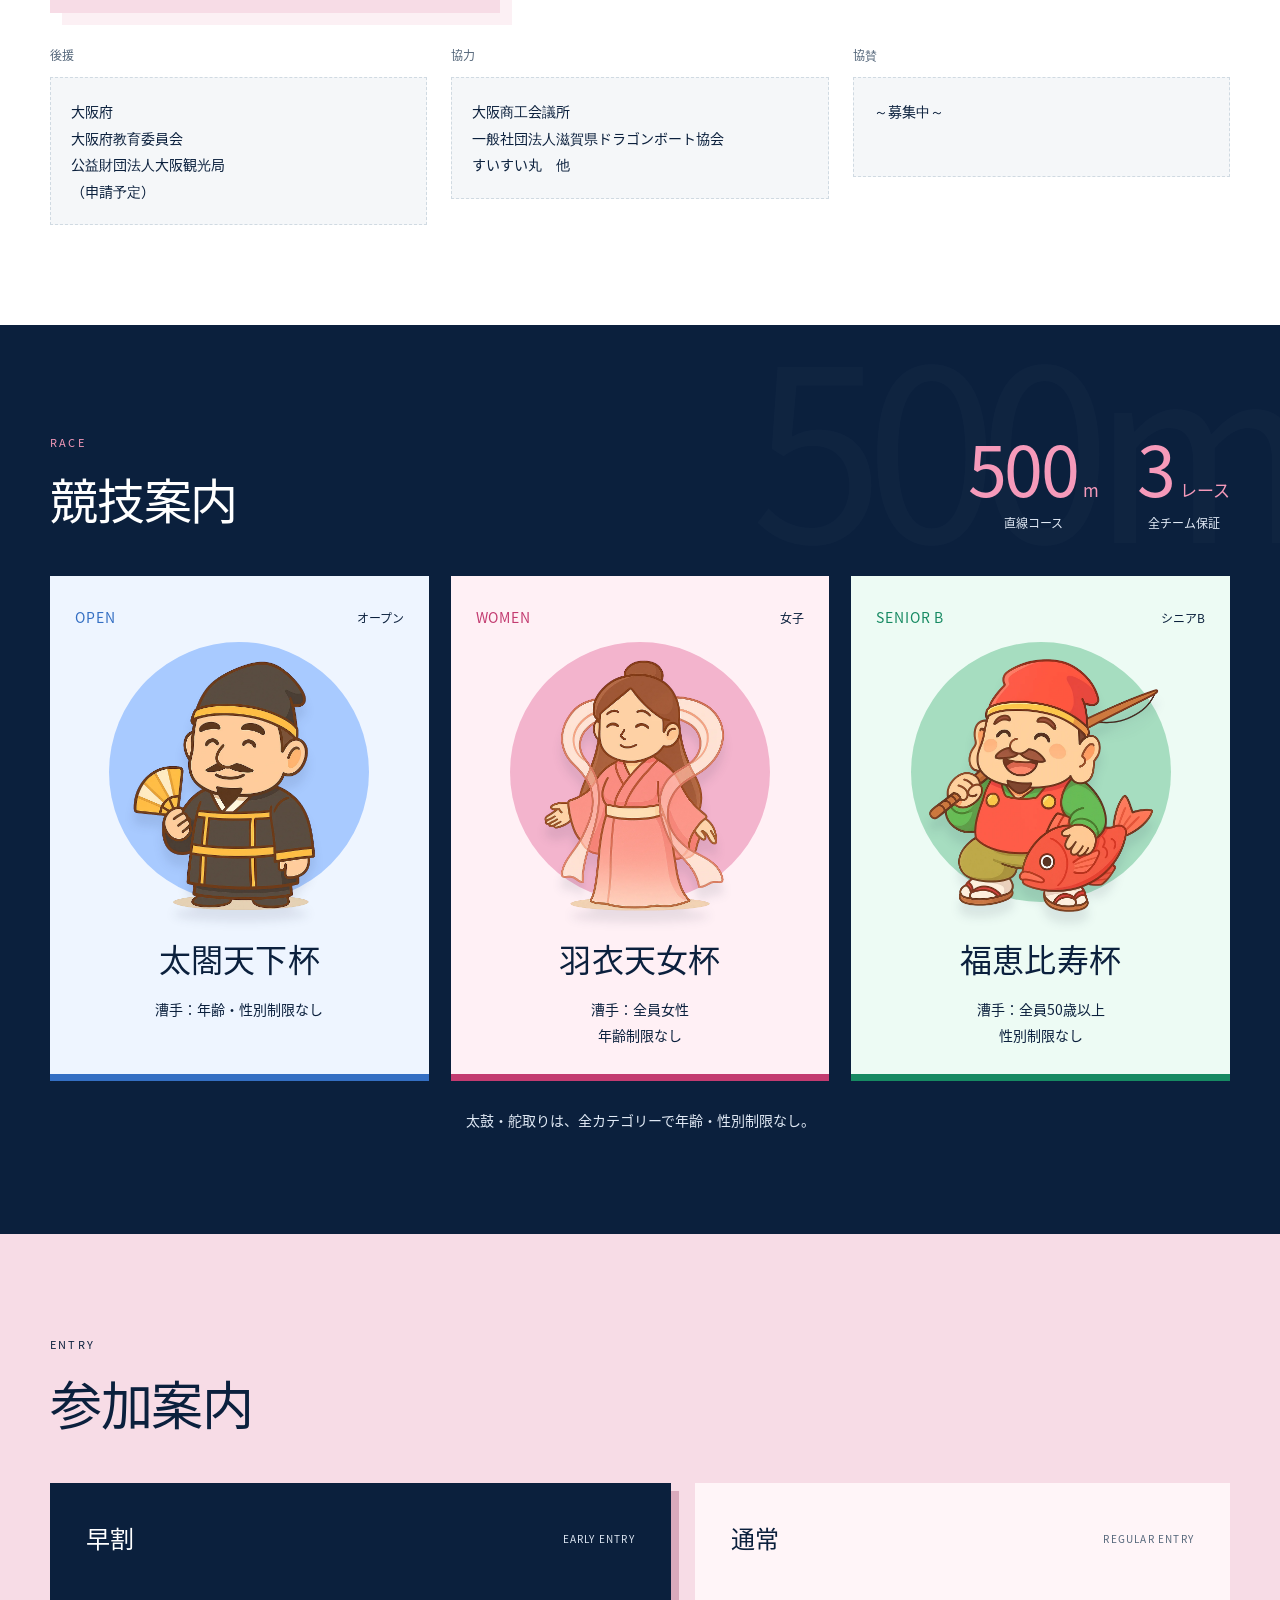
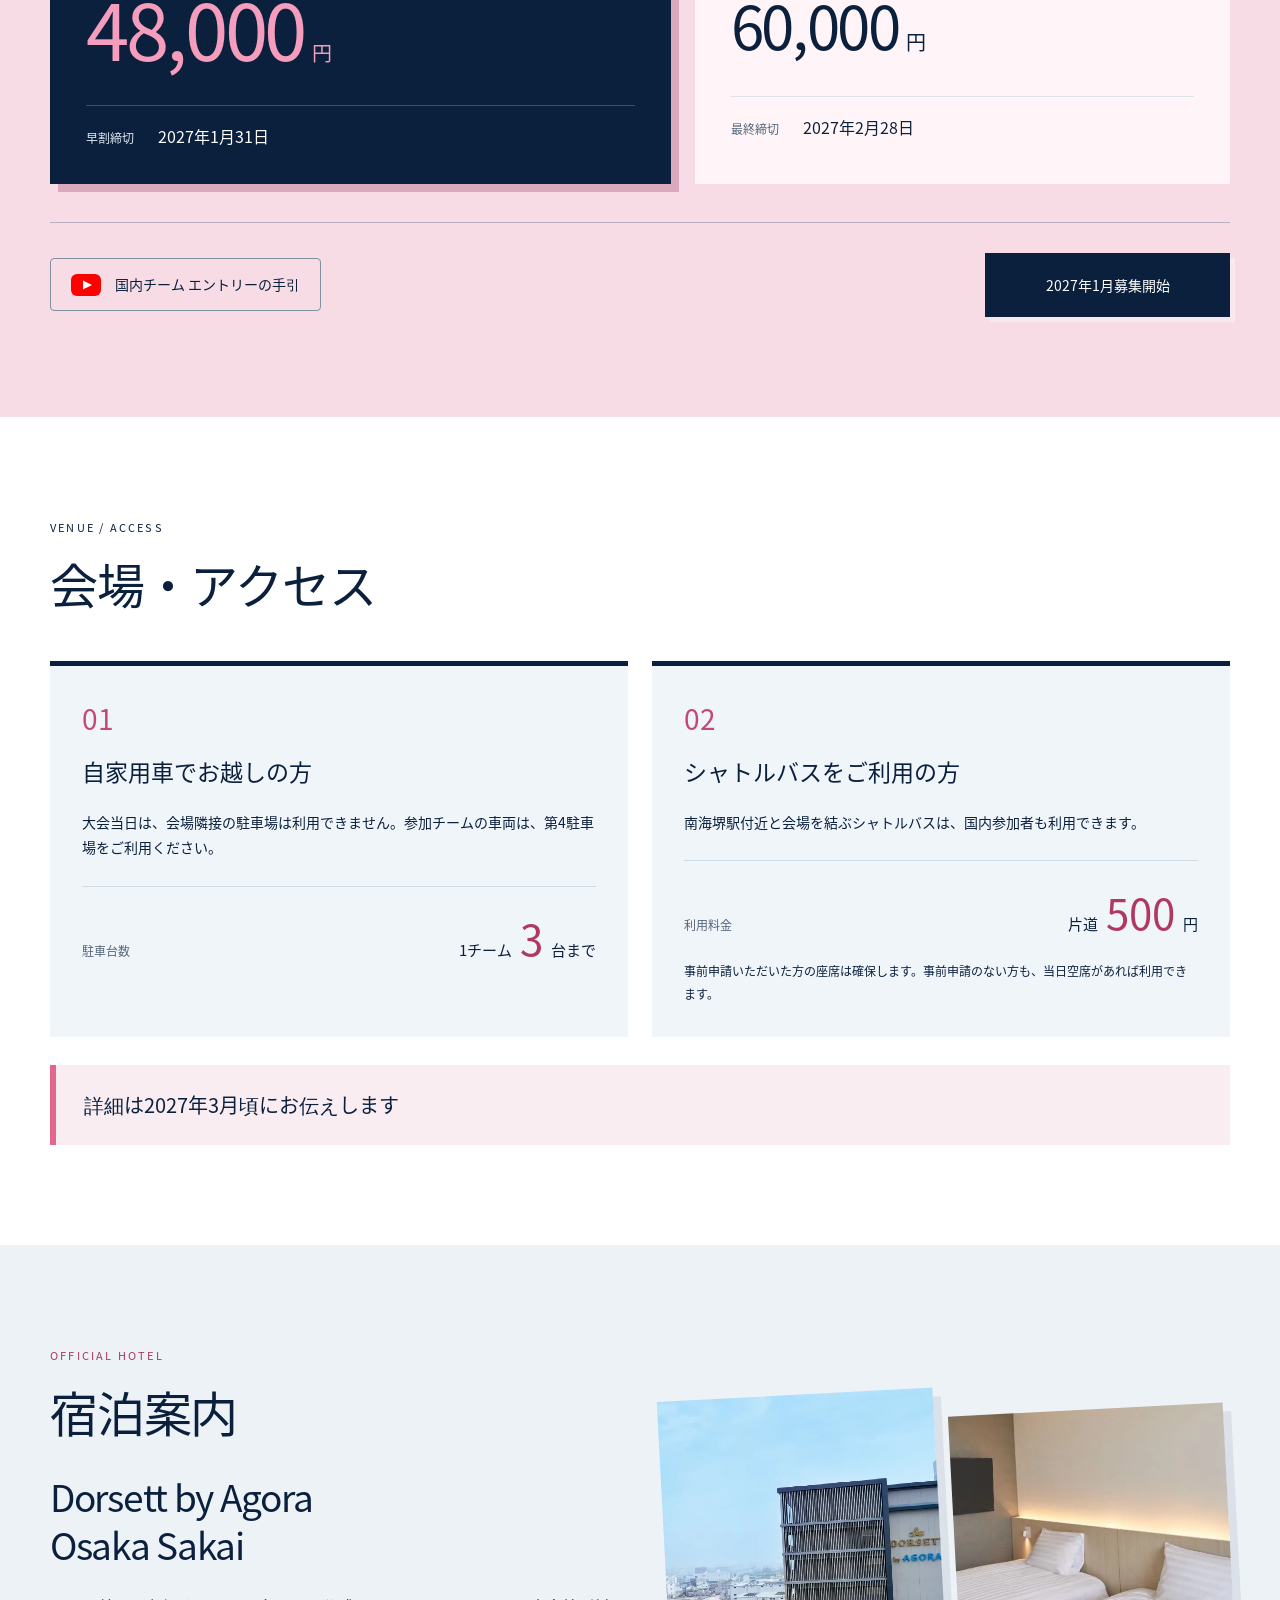
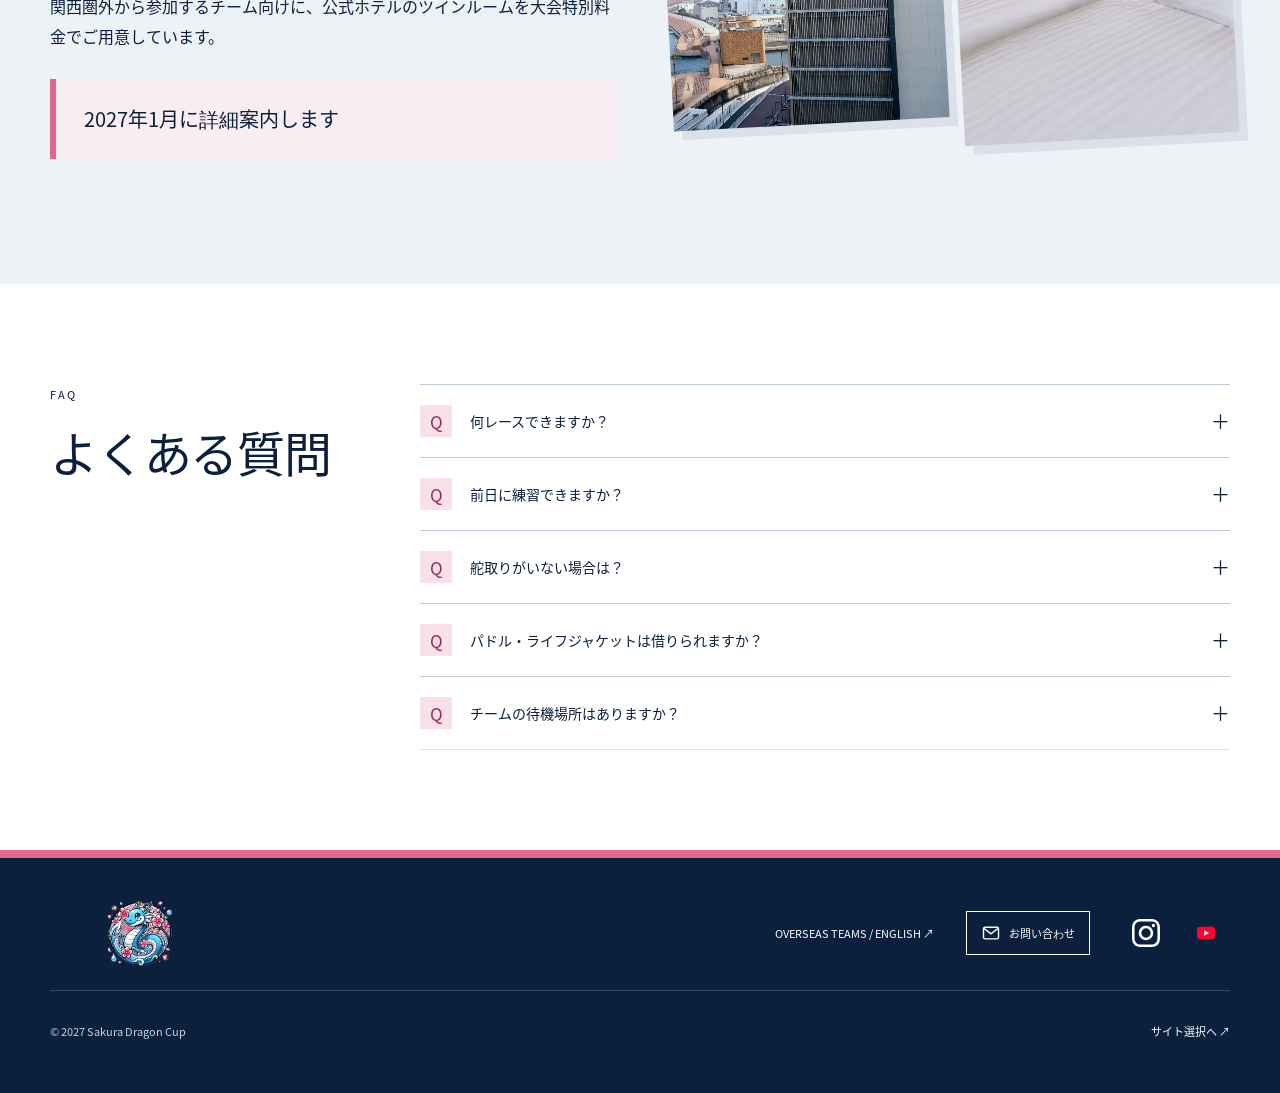
<file: ja/index.html>
<!doctype html>
<html lang="ja">
<head><meta charset="utf-8"><meta name="viewport" content="width=device-width,initial-scale=1"><meta name="description" content="Sakura Dragon Cup 2027 国内公式サイト。2027年4月11日、大阪府立漕艇センターで開催。直線500m・全チーム3レース保証。国内チームは2027年1月募集開始。"><meta name="theme-color" content="#10243e"><title>Sakura Dragon Cup 2027｜国内公式サイト</title><link rel="stylesheet" href="css/style.css">
<!-- Google tag (gtag.js) -->
<script async src="https://www.googletagmanager.com/gtag/js?id=G-ZPKQWWBGRX"></script>
<script>
  window.dataLayer = window.dataLayer || [];
  function gtag(){dataLayer.push(arguments);}
  gtag('js', new Date());

  gtag('config', 'G-ZPKQWWBGRX');
</script>
<link rel="icon" href="/favicon.ico?v=20261031" sizes="16x16 32x32 48x48" type="image/x-icon">
<link rel="icon" href="/favicon-96.png?v=20261031" sizes="96x96" type="image/png">
<link rel="apple-touch-icon" href="/apple-touch-icon.png?v=20261031" sizes="180x180">
</head>
<body>
<a class="skip" href="#main">本文へ</a>
<header class="header"><div class="container header-inner"><a class="brand" href="./" aria-label="Sakura Dragon Cup 国内トップ"><img src="../assets/brand/sakura_dragon_logo.webp" alt="Sakura Dragon Cup" width="190" height="64"><span class="brand-name">SAKURA<br>DRAGON CUP <b>2027</b></span></a><a class="overseas-link" href="https://sakuradragoncup.jp/en" aria-label="For Overseas — 海外チーム向け英語サイト"><svg viewBox="0 0 24 24" width="20" height="20" fill="none" stroke="currentColor" stroke-width="1.6" aria-hidden="true"><circle cx="12" cy="12" r="9"/><ellipse cx="12" cy="12" rx="4" ry="9"/><path d="M3 12h18M5 6.5h14M5 17.5h14"/></svg><span>For Overseas</span></a><button class="menu" type="button" aria-controls="navigation" aria-expanded="false" hidden>メニュー <span aria-hidden="true">☰</span></button><nav id="navigation" aria-label="メインナビゲーション"><a href="#overview">開催概要</a><a href="#race">競技案内</a><a href="#entry">参加案内</a><a href="#access">会場・アクセス</a><a href="#news">NEWS</a><span class="button small entry-notice">2027年1月募集開始</span><a class="contact-link" href="../contact/"><svg viewBox="0 0 24 24" width="20" height="20" fill="none" stroke="currentColor" stroke-width="1.7" aria-hidden="true"><rect x="3" y="5" width="18" height="14" rx="2"/><path d="m3 6 9 7 9-7"/></svg><span>お問い合わせ</span></a></nav></div></header>
<main id="main">
<section class="hero" aria-labelledby="hero-title" data-hero-media="image"><img class="hero-media" src="../assets/hero/hero_group_2026.webp" alt="2026年大会に集まった国内外の参加チーム" width="1920" height="1080" fetchpriority="high"><div class="hero-shade"></div><div class="container hero-copy"><p class="hero-eyebrow">OSAKA, JAPAN</p><h1 id="hero-title"><span class="hero-name">Sakura<br>Dragon Cup</span><span class="hero-year">2027</span></h1><p class="hero-date"><strong>2027.4.11</strong> <span>SUN</span></p><p class="hero-venue">大阪府立漕艇センター</p><span class="button entry-notice">2027年1月募集開始</span></div>
</section>
<section id="news" class="news"><div class="container news-grid"><div class="section-title compact"><p class="eyebrow">NEWS</p><h2>お知らせ</h2><a class="text-link" href="news.html">一覧を見る <span aria-hidden="true">↗</span></a></div><div class="news-slots" aria-label="お知らせ"><a class="news-slot news-item" href="https://sakuradragoncup.jp/en"><time datetime="2026-11-01">11月1日</time><span>海外チームのエントリー受付を開始しました</span><span class="news-arrow" aria-hidden="true">↗</span></a></div></div>
</section>
<section id="overview" class="section overview"><div class="container"><div class="section-heading"><div><p class="eyebrow">EVENT OVERVIEW</p><h2>開催概要</h2></div></div><div class="overview-grid"><div class="overview-date"><p>開催日</p><strong>2027<span>年</span><br>4.11<small>日曜日</small></strong><div class="overview-venue"><span>会場</span><b>大阪府立漕艇センター</b></div></div><dl class="facts"><div><dt>競技</dt><dd>スモールドラゴンボート<br>直線500m・全チーム3レース保証</dd></div><div><dt>カテゴリー</dt><dd>太閤天下杯［オープン］<br>羽衣天女杯［女子］<br>福恵比寿杯［シニアB］</dd></div><div><dt>主催</dt><dd>Sakura Dragon Cup 2027 実行委員会</dd></div><div><dt>主管</dt><dd>大阪府ドラゴンボート協会</dd></div><div><dt>事務局</dt><dd>合同会社SEAHORSE</dd></div></dl></div><div class="partner-grid"><div><h3>後援</h3><div class="partner-slot">大阪府<br>大阪府教育委員会<br>公益財団法人大阪観光局<br>（申請予定）</div></div><div><h3>協力</h3><div class="partner-slot">大阪商工会議所<br>一般社団法人滋賀県ドラゴンボート協会<br>すいすい丸　他</div></div><div><h3>協賛</h3><div class="partner-slot">～募集中～</div></div></div></div>
</section>
<section id="race" class="section race"><div class="container"><div class="section-heading"><div><p class="eyebrow">RACE</p><h2>競技案内</h2></div><div class="race-numbers"><p><strong>500<span>m</span></strong><small>直線コース</small></p><p><strong>3<span>レース</span></strong><small>全チーム保証</small></p></div></div><div class="category-grid">
<article class="category open"><div class="category-top"><p>OPEN</p><span>オープン</span></div><img src="../assets/categories/taiko_tenka.webp" alt="太閤天下杯のキャラクター" width="300" height="300" loading="lazy"><h3>太閤天下杯</h3><p class="category-rule">漕手：年齢・性別制限なし</p></article>
<article class="category women"><div class="category-top"><p>WOMEN</p><span>女子</span></div><img src="../assets/categories/hagoromo_tennyo.webp" alt="羽衣天女杯のキャラクター" width="300" height="300" loading="lazy"><h3>羽衣天女杯</h3><p class="category-rule">漕手：全員女性<br>年齢制限なし</p></article>
<article class="category senior"><div class="category-top"><p>SENIOR B</p><span>シニアB</span></div><img src="../assets/categories/fuku_ebisu.webp" alt="福恵比寿杯のキャラクター" width="300" height="300" loading="lazy"><h3>福恵比寿杯</h3><p class="category-rule">漕手：全員50歳以上<br>性別制限なし</p></article></div><p class="shared-rule">太鼓・舵取りは、全カテゴリーで年齢・性別制限なし。</p></div>
</section>
<section id="entry" class="section entry"><div class="container"><div class="section-heading"><div><p class="eyebrow">ENTRY</p><h2>参加案内</h2></div></div><div class="fee-grid">
<article class="fee early"><div class="fee-label"><h3>早割</h3><span>EARLY ENTRY</span></div><p class="price">48,000<span>円</span></p><div class="deadline"><span>早割締切</span><strong>2027年1月31日</strong></div></article>
<article class="fee regular"><div class="fee-label"><h3>通常</h3><span>REGULAR ENTRY</span></div><p class="price">60,000<span>円</span></p><div class="deadline"><span>最終締切</span><strong>2027年2月28日</strong></div></article></div><div class="entry-bottom"><div class="video-cta"><button class="video-button" data-video="entryGuide" type="button" disabled><svg width="30" height="22" viewBox="0 0 30 22" aria-hidden="true"><rect x="0" y="0" width="30" height="22" rx="6" fill="#ff0000"/><path d="M12 6.5 21 11 12 15.5Z" fill="#fff"/></svg><span>国内チーム エントリーの手引</span></button></div><div class="entry-action"><span class="button entry-notice">2027年1月募集開始</span></div></div></div>
</section>
<section id="access" class="section access"><div class="container"><div class="section-heading"><div><p class="eyebrow">VENUE / ACCESS</p><h2>会場・アクセス</h2></div></div><div class="access-grid">
<article class="access-card"><span class="card-number">01</span><h3>自家用車でお越しの方</h3><p>大会当日は、会場隣接の駐車場は利用できません。参加チームの車両は、第4駐車場をご利用ください。</p><div class="access-key"><span>駐車台数</span><strong>1チーム <b>3</b> 台まで</strong></div></article>
<article class="access-card"><span class="card-number">02</span><h3>シャトルバスをご利用の方</h3><p>南海堺駅付近と会場を結ぶシャトルバスは、国内参加者も利用できます。</p><div class="access-key"><span>利用料金</span><strong>片道 <b>500</b> 円</strong></div><p class="shuttle-note">事前申請いただいた方の座席は確保します。事前申請のない方も、当日空席があれば利用できます。</p></article></div><div class="access-notice"><p>詳細は2027年3月頃にお伝えします</p></div></div>
</section>
<section id="hotel" class="section hotel-section"><div class="container hotel-grid"><div class="hotel-copy"><p class="eyebrow">OFFICIAL HOTEL</p><h2>宿泊案内</h2><h3>Dorsett by Agora<br>Osaka Sakai</h3><p>関西圏外から参加するチーム向けに、公式ホテルのツインルームを大会特別料金でご用意しています。</p><div class="access-notice hotel-notice"><p>2027年1月に詳細案内します</p></div></div><div class="hotel-images"><img src="../assets/hotel/hotel_exterior_placeholder.webp" alt="公式ホテル外観の仮イメージ" width="600" height="600" loading="lazy"><img src="../assets/hotel/twin_room_placeholder.webp" alt="ツインルームの仮イメージ" width="600" height="600" loading="lazy"></div></div>
</section>
<section id="faq" class="section faq"><div class="container faq-grid"><div class="section-title"><p class="eyebrow">FAQ</p><h2>よくある質問</h2></div><div class="faq-list"><details><summary><span>Q</span>何レースできますか？<b aria-hidden="true">＋</b></summary><p>全チーム3レースを保証します。競技距離は直線500mです。</p></details><details><summary><span>Q</span>前日に練習できますか？<b aria-hidden="true">＋</b></summary><p>2027年4月10日（土）に公式練習を実施します。</p></details><details><summary><span>Q</span>舵取りがいない場合は？<b aria-hidden="true">＋</b></summary><p>舵取りを確保できないチームには、事前相談で主催者が手配します。</p></details><details><summary><span>Q</span>パドル・ライフジャケットは借りられますか？<b aria-hidden="true">＋</b></summary><p>パドル・ライフジャケットは貸出をご用意しています。海外チーム向けの数量を確保するため、国内チームの皆さまは、できる限りご自身の用具をご持参ください。</p></details><details><summary><span>Q</span>チームの待機場所はありますか？<b aria-hidden="true">＋</b></summary><p>主催者が、チームごとの専用待機テントを用意します。</p></details></div></div>
</section>

</main>
<footer><div class="container footer-top"><img src="../assets/brand/sakura_dragon_logo.webp" alt="Sakura Dragon Cup" width="190" height="64"><div><a href="https://sakuradragoncup.jp/en">OVERSEAS TEAMS / ENGLISH ↗</a><a class="contact-link" href="../contact/"><svg viewBox="0 0 24 24" width="20" height="20" fill="none" stroke="currentColor" stroke-width="1.7" aria-hidden="true"><rect x="3" y="5" width="18" height="14" rx="2"/><path d="m3 6 9 7 9-7"/></svg><span>お問い合わせ</span></a><div class="social-links" aria-label="公式SNS"><a href="https://www.instagram.com/sakuradragoncup/" aria-label="Instagram" title="Instagram"><img src="../assets/social/instagram-white.svg" alt="" width="28" height="28"></a><a href="https://www.youtube.com/@SakuraDragonCup-osaka" aria-label="YouTube" title="YouTube"><img src="../assets/social/youtube.png" alt="" width="28" height="28"></a></div></div></div><div class="container footer-bottom"><p>© 2027 Sakura Dragon Cup</p><a href="../">サイト選択へ ↗</a></div></footer>
<script type="module" src="js/site.js"></script></body></html>
</file>
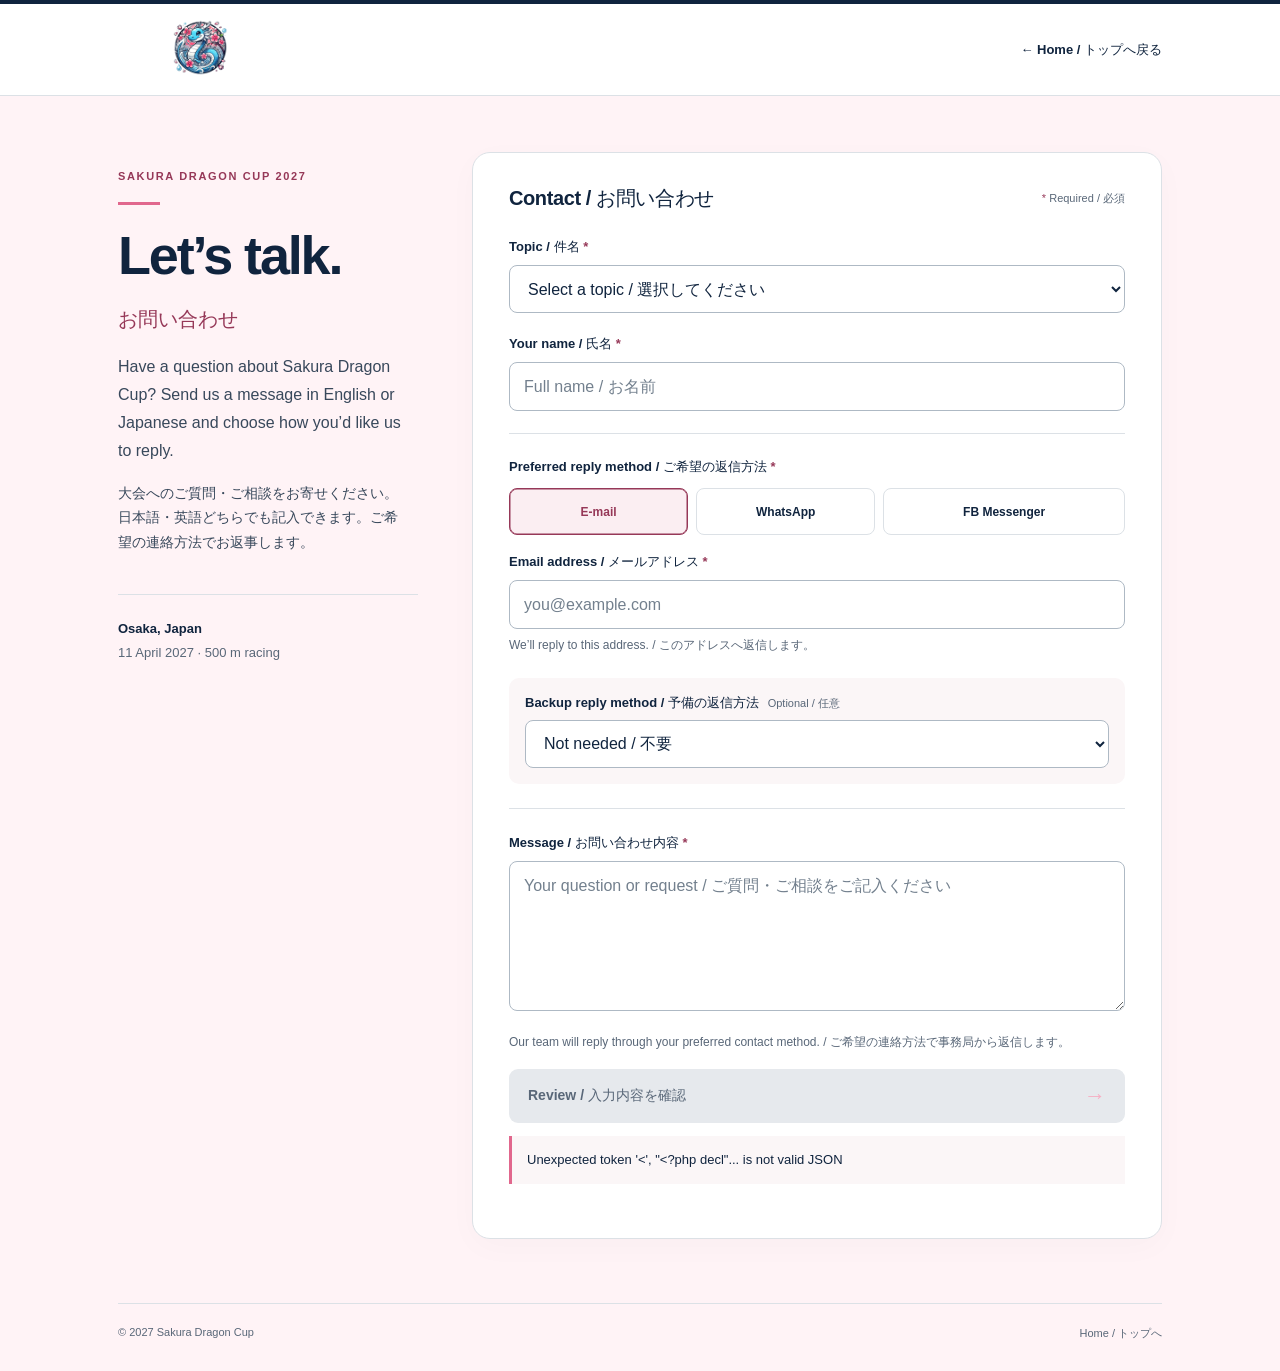
<file: en/contact/index.html>
<!doctype html><html lang="en"><head><meta charset="utf-8"><meta name="viewport" content="width=device-width,initial-scale=1"><title>Contact / お問い合わせ</title><link rel="canonical" href="https://sakuradragoncup.jp/contact/"><meta http-equiv="refresh" content="0;url=../../contact/"><script>location.replace('../../contact/'+location.search+location.hash);</script><link rel="icon" href="/favicon.ico?v=20261031" sizes="16x16 32x32 48x48" type="image/x-icon">
<link rel="icon" href="/favicon-96.png?v=20261031" sizes="96x96" type="image/png">
<link rel="apple-touch-icon" href="/apple-touch-icon.png?v=20261031" sizes="180x180">
</head><body><a href="../../contact/">Contact / お問い合わせ</a></body></html>
</file>
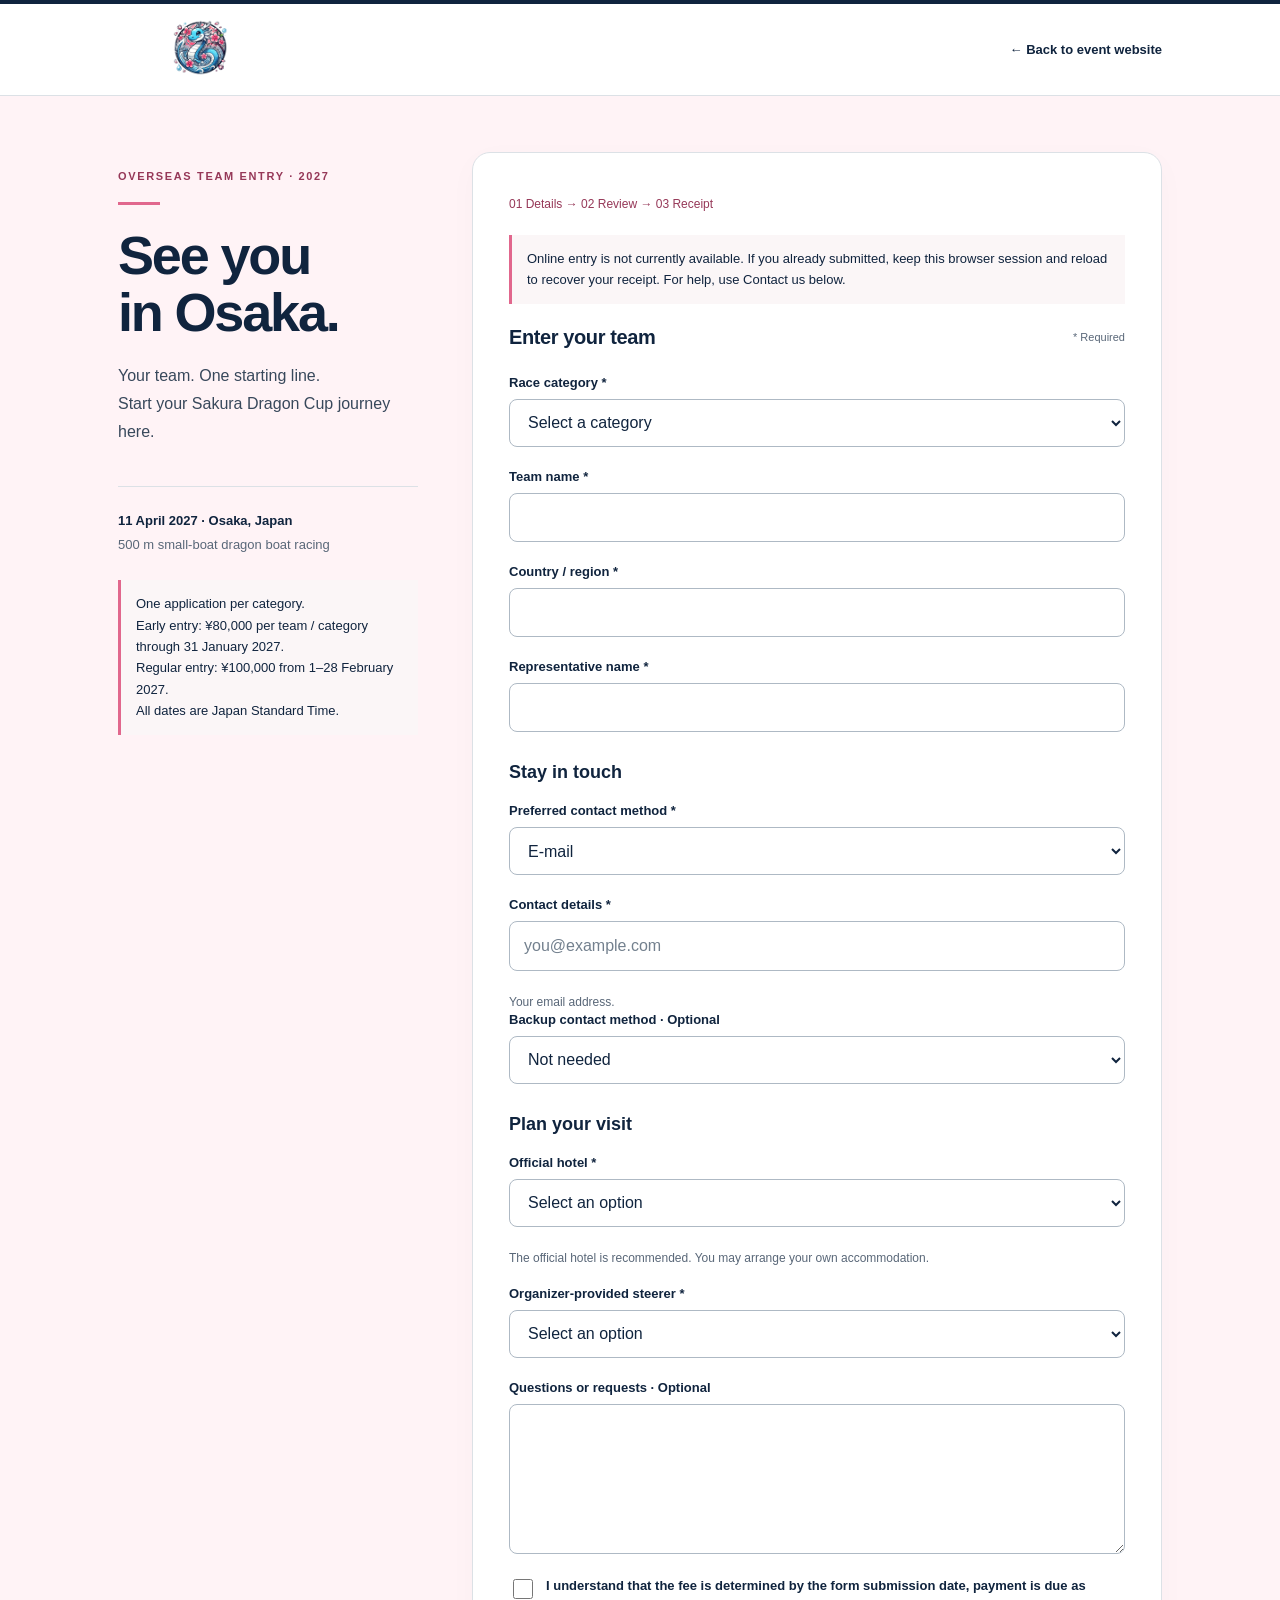
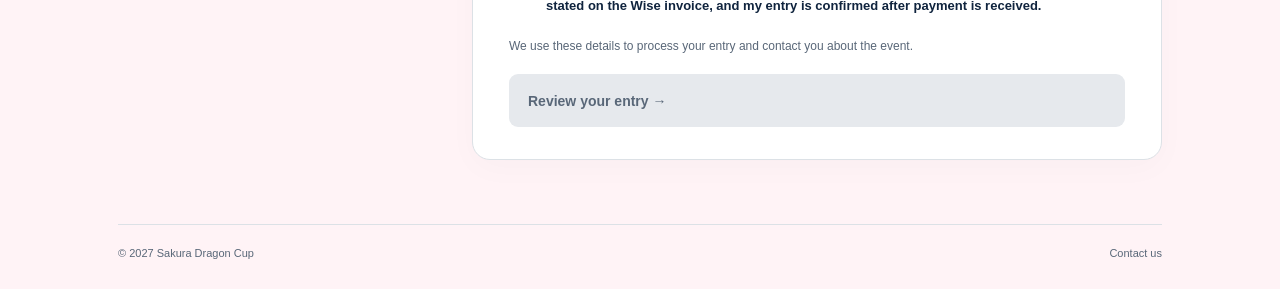
<file: en/entry/index.html>
<!doctype html><html lang="en"><head><meta charset="utf-8"><meta name="viewport" content="width=device-width,initial-scale=1"><title>Team entry | Sakura Dragon Cup</title><link rel="stylesheet" href="entry.css"><meta name="robots" content="noindex"><meta name="referrer" content="same-origin">
<!-- Google tag (gtag.js) -->
<script async src="https://www.googletagmanager.com/gtag/js?id=G-ZPKQWWBGRX"></script>
<script>
  window.dataLayer = window.dataLayer || [];
  function gtag(){dataLayer.push(arguments);}
  gtag('js', new Date());

  gtag('config', 'G-ZPKQWWBGRX');
</script>
<link rel="icon" href="/favicon.ico?v=20261031" sizes="16x16 32x32 48x48" type="image/x-icon">
<link rel="icon" href="/favicon-96.png?v=20261031" sizes="96x96" type="image/png">
<link rel="apple-touch-icon" href="/apple-touch-icon.png?v=20261031" sizes="180x180">
</head><body>
<header><div class="header-inner"><a href="../"><img class="logo" src="../../assets/brand/sakura_dragon_logo.webp" alt="Sakura Dragon Cup"></a><a class="back" href="../">← Back to event website</a></div></header><main class="layout"><aside class="intro"><p class="eyebrow">OVERSEAS TEAM ENTRY · 2027</p><div class="accent"></div><h1>See you<br>in Osaka.</h1><p class="lead">Your team. One starting line.<br>Start your Sakura Dragon Cup journey here.</p><div class="event"><strong>11 April 2027 · Osaka, Japan</strong><span>500 m small-boat dragon boat racing</span></div><div class="notice">One application per category.<br>Early entry: ¥80,000 per team / category through 31 January 2027.<br>Regular entry: ¥100,000 from 1–28 February 2027.<br>All dates are Japan Standard Time.</div></aside><section class="card"><p class="steps" id="steps">01 Details → 02 Review → 03 Receipt</p><p id="status" class="notice" role="status">Loading entry availability…</p><form id="entry-form"><div class="form-top"><h2>Enter your team</h2><span class="required-note">* Required</span></div><div class="field"><label for="category">Race category *</label><select id="category" name="category" required><option value="">Select a category</option><option value="open">Taiko Tenka Cup (Open)</option><option value="women">Hagoromo Tennyo Cup (Women)</option><option value="senior">Fuku Ebisu Cup (Senior B)</option></select></div><div class="field"><label for="team">Team name *</label><input id="team" name="team" maxlength="254" required></div><div class="field"><label for="country">Country / region *</label><input id="country" name="country" maxlength="254" required></div><div class="field"><label for="representative">Representative name *</label><input id="representative" name="representative" maxlength="254" required></div><h3 class="section-title">Stay in touch</h3><div class="field"><label for="method">Preferred contact method *</label><select id="method" name="method" required><option value="email">E-mail</option><option value="whatsapp">WhatsApp</option><option value="messenger">FB Messenger</option><option value="line">LINE</option></select></div><div class="field"><label for="contact">Contact details *</label><input id="contact" aria-describedby="contact-hint" name="contact" maxlength="254" required></div><small class="hint" id="contact-hint"></small><div class="field"><label for="backup_method">Backup contact method · Optional</label><select id="backup_method" name="backup_method" ><option value="none">Not needed</option><option value="email">E-mail</option><option value="whatsapp">WhatsApp</option><option value="messenger">FB Messenger</option><option value="line">LINE</option></select></div><div id="backup-wrap" hidden><div class="field"><label for="backup_contact">Backup contact · Optional</label><input id="backup_contact" name="backup_contact" maxlength="254" ></div></div><h3 class="section-title">Plan your visit</h3><div class="field"><label for="hotel">Official hotel *</label><select id="hotel" name="hotel" required><option value="">Select an option</option><option value="yes">Use the official hotel</option><option value="no">Arrange our own accommodation</option><option value="undecided">Undecided</option></select></div><p class="bottom-note">The official hotel is recommended. You may arrange your own accommodation.</p><div class="field"><label for="steerer">Organizer-provided steerer *</label><select id="steerer" name="steerer" required><option value="">Select an option</option><option value="yes">Required</option><option value="no">Not required</option><option value="undecided">Undecided</option></select></div><div class="field"><label for="notes">Questions or requests · Optional</label><textarea id="notes" name="notes" maxlength="5000"></textarea></div><div class="hp" aria-hidden="true"><label>Website<input name="website" tabindex="-1" autocomplete="off"></label></div><label class="check"><input type="checkbox" name="ack" required><span>I understand that the fee is determined by the form submission date, payment is due as stated on the Wise invoice, and my entry is confirmed after payment is received.</span></label><p class="bottom-note">We use these details to process your entry and contact you about the event.</p><button class="primary" id="review-button" disabled>Review your entry →</button></form><section id="review" hidden tabindex="-1"><h2>Check your details</h2><dl id="summary"></dl><button class="secondary" id="edit">← Edit details</button><button class="primary" id="submit-entry">Submit entry →</button></section><section id="receipt" hidden tabindex="-1"><p class="eyebrow">APPLICATION RECEIVED</p><h2>Your application has been received.</h2><p>Your receipt number</p><p class="receipt" id="receipt-number"></p><p id="receipt-time"></p><p>Please save a screenshot of this page. Our team will contact you using your preferred contact method. Your entry will be confirmed after payment is received.</p><p id="receipt-fee"></p><dl id="receipt-details"></dl><button class="secondary" id="print-receipt" type="button">Print / save this receipt</button><button class="secondary" id="another-entry" type="button">Apply for another category</button><a id="inquiry" class="back">Ask about this application →</a></section><noscript>JavaScript is required to submit this form.</noscript></section></main><footer><span>© 2027 Sakura Dragon Cup</span><a href="../../contact/">Contact us</a></footer><script type="module" src="entry.js"></script></body></html>
</file>
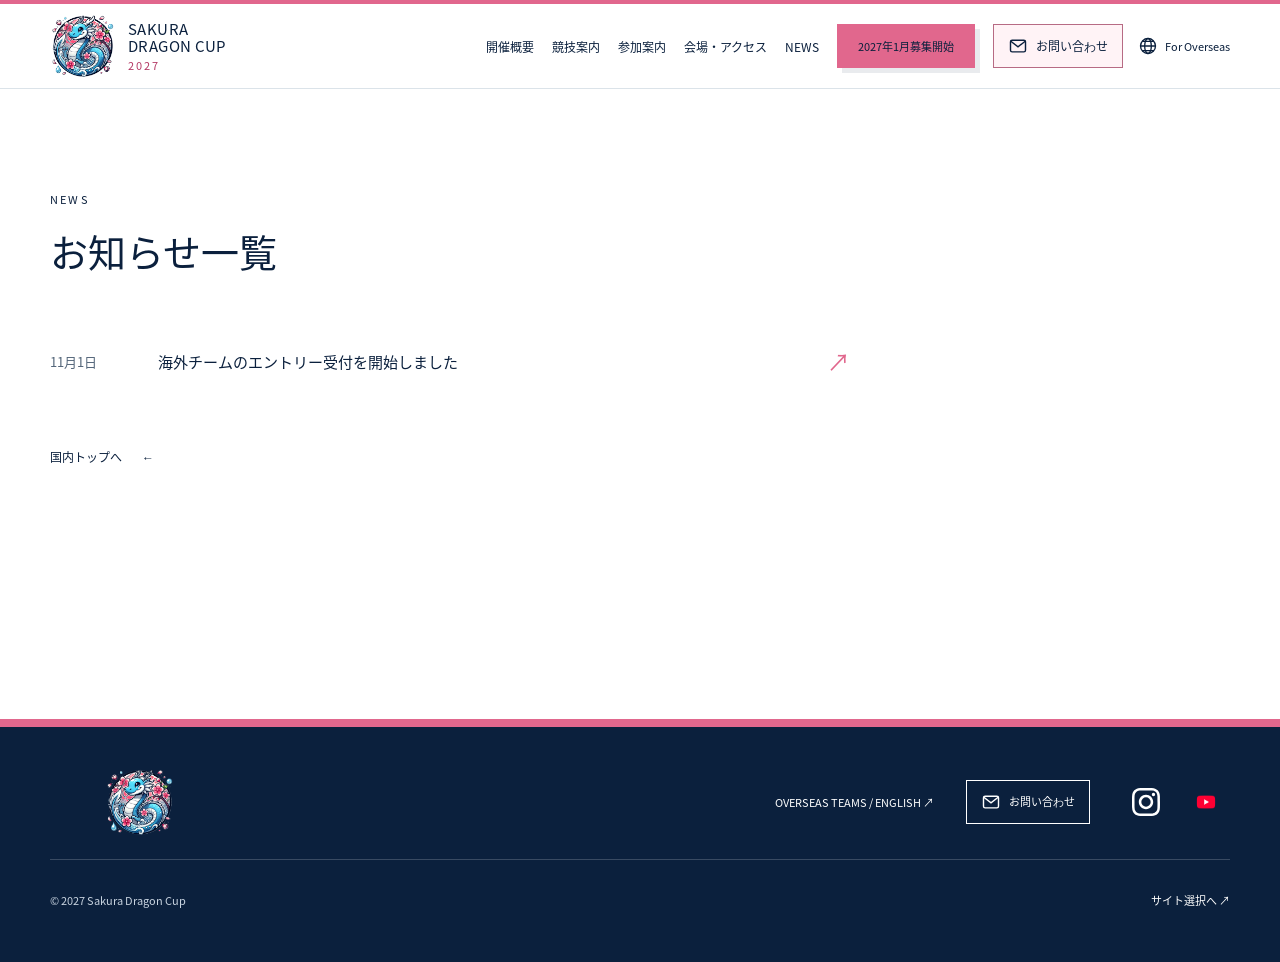
<file: ja/news.html>
<!doctype html>
<html lang="ja">
<head><meta charset="utf-8"><meta name="viewport" content="width=device-width,initial-scale=1"><meta name="description" content="Sakura Dragon Cup 2027 国内公式サイト。2027年4月11日、大阪府立漕艇センターで開催。直線500m・全チーム3レース保証。国内チームは2027年1月募集開始。"><meta name="theme-color" content="#10243e"><title>お知らせ一覧｜Sakura Dragon Cup 2027</title><link rel="stylesheet" href="css/style.css">
<!-- Google tag (gtag.js) -->
<script async src="https://www.googletagmanager.com/gtag/js?id=G-ZPKQWWBGRX"></script>
<script>
  window.dataLayer = window.dataLayer || [];
  function gtag(){dataLayer.push(arguments);}
  gtag('js', new Date());

  gtag('config', 'G-ZPKQWWBGRX');
</script>
<link rel="icon" href="/favicon.ico?v=20261031" sizes="16x16 32x32 48x48" type="image/x-icon">
<link rel="icon" href="/favicon-96.png?v=20261031" sizes="96x96" type="image/png">
<link rel="apple-touch-icon" href="/apple-touch-icon.png?v=20261031" sizes="180x180">
</head>
<body>
<a class="skip" href="#main">本文へ</a>
<header class="header"><div class="container header-inner"><a class="brand" href="./" aria-label="Sakura Dragon Cup 国内トップ"><img src="../assets/brand/sakura_dragon_logo.webp" alt="Sakura Dragon Cup" width="190" height="64"><span class="brand-name">SAKURA<br>DRAGON CUP <b>2027</b></span></a><a class="overseas-link" href="https://sakuradragoncup.jp/en" aria-label="For Overseas — 海外チーム向け英語サイト"><svg viewBox="0 0 24 24" width="20" height="20" fill="none" stroke="currentColor" stroke-width="1.6" aria-hidden="true"><circle cx="12" cy="12" r="9"/><ellipse cx="12" cy="12" rx="4" ry="9"/><path d="M3 12h18M5 6.5h14M5 17.5h14"/></svg><span>For Overseas</span></a><button class="menu" type="button" aria-controls="navigation" aria-expanded="false" hidden>メニュー <span aria-hidden="true">☰</span></button><nav id="navigation" aria-label="メインナビゲーション"><a href="./#overview">開催概要</a><a href="./#race">競技案内</a><a href="./#entry">参加案内</a><a href="./#access">会場・アクセス</a><a href="./#news">NEWS</a><span class="button small entry-notice">2027年1月募集開始</span><a class="contact-link" href="../contact/"><svg viewBox="0 0 24 24" width="20" height="20" fill="none" stroke="currentColor" stroke-width="1.7" aria-hidden="true"><rect x="3" y="5" width="18" height="14" rx="2"/><path d="m3 6 9 7 9-7"/></svg><span>お問い合わせ</span></a></nav></div></header>
<main id="main" class="section news-page"><div class="container"><p class="eyebrow">NEWS</p><h1>お知らせ一覧</h1><div class="news-slots" aria-label="お知らせ"><a class="news-slot news-item" href="https://sakuradragoncup.jp/en"><time datetime="2026-11-01">11月1日</time><span>海外チームのエントリー受付を開始しました</span><span class="news-arrow" aria-hidden="true">↗</span></a></div><a class="text-link" href="./">国内トップへ <span aria-hidden="true">←</span></a></div>
</main>
<footer><div class="container footer-top"><img src="../assets/brand/sakura_dragon_logo.webp" alt="Sakura Dragon Cup" width="190" height="64"><div><a href="https://sakuradragoncup.jp/en">OVERSEAS TEAMS / ENGLISH ↗</a><a class="contact-link" href="../contact/"><svg viewBox="0 0 24 24" width="20" height="20" fill="none" stroke="currentColor" stroke-width="1.7" aria-hidden="true"><rect x="3" y="5" width="18" height="14" rx="2"/><path d="m3 6 9 7 9-7"/></svg><span>お問い合わせ</span></a><div class="social-links" aria-label="公式SNS"><a href="https://www.instagram.com/sakuradragoncup/" aria-label="Instagram" title="Instagram"><img src="../assets/social/instagram-white.svg" alt="" width="28" height="28"></a><a href="https://www.youtube.com/@SakuraDragonCup-osaka" aria-label="YouTube" title="YouTube"><img src="../assets/social/youtube.png" alt="" width="28" height="28"></a></div></div></div><div class="container footer-bottom"><p>© 2027 Sakura Dragon Cup</p><a href="../">サイト選択へ ↗</a></div></footer>
<script type="module" src="js/site.js"></script></body></html>
</file>
<file: style.css>
:root {
  color-scheme: light;
  font-family: "Segoe UI", "Helvetica Neue", Arial, sans-serif;
  color: #173c4b;
  background: #f4fafb;
  -webkit-font-smoothing: antialiased;
}

* { box-sizing: border-box; }
body { margin: 0; }

.site-choices { display: flex; gap: 12px; margin-top: 28px; flex-wrap: wrap; }
.site-choice { flex: 1; display: flex; align-items: center; justify-content: center; gap: 10px; min-height: 58px; padding: 14px 18px; border: 1px solid #10243e; border-radius: 5px; background: #10243e; color: white; font: 600 12px/1.5 "Segoe UI", sans-serif; text-decoration: none; letter-spacing: .025em; }
.site-choice:hover { background: #243d5b; }
.site-choice:focus-visible { outline: 3px solid #b34d70; outline-offset: 4px; }
@media (max-width: 700px) { .site-choices { flex-direction: column; max-width: 360px; margin-inline: auto; } }

.teaser {
  position: relative;
  isolation: isolate;
  display: grid;
  place-items: center;
  min-height: 100vh;
  min-height: 100svh;
  overflow: hidden;
  padding: clamp(28px, 5vw, 80px);
  background:
    radial-gradient(ellipse at 80% 45%, #dff3f6 0, transparent 48%),
    radial-gradient(ellipse at 2% 95%, #f6e9eb 0, transparent 42%),
    #f4fafb;
}

.teaser::after {
  content: "";
  position: absolute;
  inset: 18px;
  border: 1px solid rgb(84 148 162 / 16%);
  border-radius: 3px;
  pointer-events: none;
  z-index: -1;
}

.composition {
  width: min(100%, 1280px);
  display: grid;
  grid-template-columns: 0.95fr 1.15fr;
  align-items: center;
  gap: 12px;
}

.copy { position: relative; z-index: 1; animation: copy-in 1.2s .15s both; }
.blossom { display: block; color: #d999aa; font-size: 38px; margin-bottom: 28px; line-height: 1; }
h1 {
  margin: 0;
  font-family: Georgia, "Times New Roman", serif;
  font-size: clamp(54px, 6.5vw, 94px);
  font-weight: 400;
  letter-spacing: -.055em;
  line-height: 1.03;
}
p { margin: 30px 0 0; font-size: clamp(13px, 1.2vw, 16px); line-height: 1.7; letter-spacing: .035em; color: #56727c; }
.accent { display: block; width: 44px; height: 2px; margin-top: 30px; background: #dca6b4; }

.dragon-entrance {
  mix-blend-mode: multiply;
  animation: dragon-in 1.6s cubic-bezier(.16, 1, .3, 1) both;
}
.dragon {
  display: block;
  width: 100%;
  max-height: 80svh;
  object-fit: contain;
  height: auto;
  animation: float 7s 1.6s ease-in-out infinite;
  transform-origin: 50% 70%;
}

.scenery { position: absolute; inset: 0; z-index: -1; pointer-events: none; }
.orbit { position: absolute; top: 50%; left: 74%; width: min(67vw, 890px); aspect-ratio: 1; border: 1px solid rgb(93 161 176 / 13%); border-radius: 50%; transform: translate(-50%, -50%); }
.orbit-two { width: min(80vw, 1070px); border-style: dashed; border-color: rgb(93 161 176 / 10%); }
.bubble { position: absolute; width: 13px; aspect-ratio: 1; border: 1px solid #9bcbd6; border-radius: 50%; background: rgb(255 255 255 / 35%); animation: drift 9s ease-in-out infinite; }
.bubble-one { top: 18%; left: 48%; }
.bubble-two { bottom: 13%; left: 56%; width: 23px; animation-delay: -3s; }
.bubble-three { top: 24%; right: 6%; width: 9px; animation-delay: -6s; }
.petal { position: absolute; width: 12px; height: 19px; background: #eac1cb; opacity: .6; border-radius: 80% 0 80% 40%; transform: rotate(30deg); animation: drift 11s ease-in-out infinite; }
.petal-one { left: 8%; top: 18%; }
.petal-two { right: 12%; bottom: 15%; transform: rotate(75deg); animation-delay: -4s; }
.petal-three { left: 40%; bottom: 21%; width: 8px; height: 13px; animation-delay: -7s; }

@keyframes dragon-in {
  from { opacity: 0; transform: translateY(38px) scale(.94) rotate(-3deg); }
  to { opacity: 1; transform: translateY(0) scale(1) rotate(0); }
}
@keyframes copy-in { from { opacity: 0; transform: translateY(16px); } to { opacity: 1; transform: translateY(0); } }
@keyframes float { 0%, 100% { transform: translateY(0) rotate(-.6deg); } 50% { transform: translateY(-12px) rotate(.6deg); } }
@keyframes drift { 0%, 100% { translate: 0 0; } 50% { translate: 4px -14px; } }

@media (max-width: 700px) {
  .teaser { padding: 38px 26px 28px; }
  .teaser::after { inset: 12px; }
  .composition { grid-template-columns: 1fr; gap: 14px; text-align: center; }
  .blossom { font-size: 26px; margin-bottom: 16px; }
  h1 { font-size: clamp(45px, 11.5vw, 76px); line-height: .99; }
  p { font-size: 12px; margin-top: 20px; letter-spacing: .015em; }
  .accent { margin: 18px auto 0; width: 30px; }
  .dragon-entrance { width: min(100%, 430px); margin-inline: auto; }
  .dragon { max-height: 51svh; }
  .orbit { top: 66%; left: 50%; width: 100vw; }
  .orbit-two { width: 125vw; }
  .bubble-one { left: 10%; top: 48%; }
  .bubble-two { left: 15%; bottom: 9%; }
  .petal-one { top: 12%; left: 12%; }
  .petal-three { left: 85%; bottom: 40%; }
}

@media (max-height: 560px) and (min-width: 701px) {
  .teaser { padding: 28px 50px; }
  h1 { font-size: 56px; }
  .blossom { font-size: 26px; margin-bottom: 16px; }
  p { margin-top: 18px; }
  .accent { margin-top: 18px; }
}

@media (prefers-reduced-motion: reduce) {
  *, *::before, *::after { animation: none !important; }
}

.contact-link{display:inline-flex;align-items:center;gap:9px;min-height:44px;margin-top:18px;color:#173c4b;font-size:12px;font-weight:600;text-decoration:none}.contact-link:hover{text-decoration:underline}.contact-link:focus-visible{outline:3px solid #b34d70;outline-offset:4px}
</file>
<file: en/css/styles.css>
:root{--brand-pink:#e1678d;--navy:#10243e;--muted:#536579;--pale:#f1f6f9;--line:#dbe3e9;--space:clamp(48px,6vw,88px);font-family:"Noto Sans","Noto Sans JP",Arial,sans-serif;color:var(--navy);background:#fff;font-synthesis:none}
*{box-sizing:border-box}body{margin:0}body.modal-open{overflow:hidden}img{display:block;max-width:100%}a{color:inherit}button{font:inherit;cursor:pointer}button,a{-webkit-tap-highlight-color:transparent}button:disabled{cursor:default}[hidden]{display:none!important}:focus-visible{outline:3px solid #146dad;outline-offset:5px}h1,h2,h3,p{margin:0}h2{font-size:clamp(28px,3vw,42px);line-height:1.15;letter-spacing:-.035em;margin-bottom:28px}h3{line-height:1.3}p,li{line-height:1.65}section[id]{scroll-margin-top:100px}.container{width:min(1180px,calc(100% - 64px));margin-inline:auto}.section{padding-block:var(--space)}.eyebrow{font-size:11px;font-weight:800;letter-spacing:.15em;margin-bottom:12px}.muted,.status{color:var(--muted)}.skip-link{position:fixed;top:-100px;left:12px;z-index:50;background:#fff;padding:15px}.skip-link:focus{top:12px}.header{position:sticky;top:0;z-index:10;background:#fffffff5;border-top:5px solid var(--navy);border-bottom:1px solid var(--line)}.header-inner{display:flex;justify-content:space-between;align-items:center;gap:24px;min-height:84px}.brand img{width:184px;height:65px;object-fit:contain}.header nav{display:flex;gap:24px;align-items:center}.header nav a{font-size:11px;font-weight:800;text-decoration:none;min-height:44px;display:flex;align-items:center}.header nav a:hover{color:#99405d}.button{display:inline-flex;align-items:center;justify-content:center;gap:32px;background:var(--brand-pink);color:var(--navy);border:1px solid transparent;border-radius:4px;min-height:52px;padding:14px 28px;font-size:13px;font-weight:800;text-decoration:none;letter-spacing:.03em;transition:background .15s}.button:hover{background:#ee92ae}.button.small{min-height:44px;padding:10px 22px}.button span{font-size:20px;line-height:1}.instagram{justify-content:center;width:44px}.instagram svg{width:22px;fill:none;stroke:currentColor;stroke-width:1.7}.menu-toggle{background:none;border:1px solid var(--line);width:46px;height:46px;padding:11px}.menu-toggle span{display:block;height:2px;background:var(--navy);margin:5px 0}
.hero{position:relative;isolation:isolate;background:var(--navy);height:clamp(480px,44vw,650px);color:white}.hero>img{width:100%;height:100%;object-fit:cover;object-position:50% 42%;position:absolute;z-index:-2}.hero:after{content:"";position:absolute;inset:0;z-index:-1;background:linear-gradient(0deg,rgba(6,20,36,.9),transparent 65%)}.hero-content{height:100%;display:flex;align-items:flex-start;flex-direction:column;justify-content:flex-end;padding-bottom:36px}.hero h1{font-size:clamp(38px,4.7vw,66px);line-height:.99;letter-spacing:-.045em;font-weight:900;text-shadow:0 2px 18px #10243e66}.hero p{font-size:clamp(13px,1.6vw,21px);font-weight:800;margin:16px 0 22px}.hero .button{min-width:180px}.updates{border-bottom:1px solid var(--line)}.updates-inner{display:flex;gap:32px;padding-block:18px;align-items:center}.updates strong{font-size:11px;letter-spacing:.1em;white-space:nowrap}.updates ul{list-style:none;padding:0;margin:0;display:flex;gap:25px;flex-wrap:wrap;font-size:12px}.updates time{color:var(--muted);margin-right:12px}.facts{display:grid;grid-template-columns:repeat(3,1fr);padding-block:28px}.facts>div{display:flex;align-items:center;justify-content:center;gap:18px;padding:10px 15px;border-right:1px solid var(--line)}.facts>div:last-child{border:0}.facts strong{font-size:15px}.facts svg{width:32px;height:32px;flex-shrink:0;fill:none;stroke:#b34367;stroke-width:2}.why{background:var(--pale)}.three-grid{display:grid;grid-template-columns:repeat(3,minmax(0,1fr));gap:24px}.reasons article{background:white;border-radius:5px;overflow:hidden}.reasons img{width:100%;height:210px;object-fit:cover;object-position:center}.reason-copy{display:flex;align-items:flex-start;gap:14px;padding:23px 20px}.reason-copy>span{font-size:32px;color:#b34367;font-weight:300;line-height:1}.reason-copy h3{font-size:18px}.image-note{font-size:10px;color:var(--muted);padding:0 20px 14px}.categories{gap:18px}.category{--category-color:#014993;border-top:4px solid var(--category-color);background:var(--pale);border-radius:3px;overflow:hidden;display:flex;align-items:center;padding:20px 14px;gap:12px}.category.women{--category-color:#e75581;background:#fff3f7}.category.senior{--category-color:#06724e;background:#f0f8f3}.category img{width:100px;height:150px;object-fit:contain}.category h3{font-size:16px}.category-name{font-size:19px;font-weight:800;color:var(--category-color);margin:8px 0}.women .category-name{color:#ad3159}.category p:not(.category-name){font-size:12px}.race-visual{margin:0;padding:0 0 6px}.race-visual img{width:100%;height:clamp(260px,32vw,480px);object-fit:cover;object-position:center 54%}.osaka{position:relative;isolation:isolate;min-height:420px;display:flex;align-items:center;background:var(--navy);color:white}.osaka>img{position:absolute;inset:0;width:100%;height:100%;object-fit:cover;object-position:50% 50%;z-index:-2}.osaka:after{content:"";position:absolute;inset:0;z-index:-1;background:linear-gradient(90deg,#071427e8,transparent 85%)}.osaka-copy{padding-block:48px}.osaka h2{font-size:clamp(38px,4.5vw,64px);margin-bottom:20px;max-width:650px}.osaka-copy>p:last-child{max-width:330px;font-size:16px}.weekend{list-style:none;padding:0;margin:0;display:grid;grid-template-columns:repeat(4,1fr);gap:18px}.weekend li{padding:25px;background:var(--pale);border-radius:4px}.weekend p{font-size:12px;font-weight:800;margin-top:12px}.weekend h3{font-size:22px;margin-top:5px}.weekend .race-day{background:#fbe7ee}.step-icon{font-size:34px;line-height:1;color:#014993}.race-day .step-icon{color:#b34367}.support{background:var(--pale)}.support-grid{display:grid;grid-template-columns:repeat(4,minmax(0,1fr));gap:30px;margin-bottom:48px}.support-number{display:block;font-size:13px;color:#9b3c5b;margin-bottom:15px}.support-grid h3{font-size:19px;margin-bottom:14px}.support-grid p{font-size:13px;margin-bottom:9px}.hotel{border-top:1px solid #cad7e0;padding-top:36px;display:grid;grid-template-columns:1.1fr 1fr;gap:50px;align-items:center}.hotel h3{font-size:30px;letter-spacing:-.03em}.required{font-weight:800;margin-top:16px}.hotel ul{padding-left:18px;font-size:13px}.hotel .muted{font-size:12px}.hotel-images{display:grid;grid-template-columns:1fr 1fr;gap:10px}.hotel-images img{width:100%;height:230px;object-fit:cover;border-radius:4px}.hotel-images .image-note{grid-column:1/-1;padding:0}.entry{background:#fbeaf0}.entry-layout{display:grid;grid-template-columns:1.1fr 1fr;gap:50px}.fees{display:grid;grid-template-columns:1fr 1fr;gap:16px}.fees article{padding:28px 23px;background:#fff;border-radius:4px}.fees h3{font-size:16px}.fees .price{font-size:36px;font-weight:800;letter-spacing:-.04em;margin:10px 0 0;line-height:1.4}.fees p{font-size:12px}.fees p:last-child{margin-top:25px}.fees strong{font-size:14px}.entry-actions>p:first-child{font-size:14px;margin-bottom:20px}.entry-actions .button{width:100%}.outline{background:transparent;border-color:var(--navy)}.outline:hover{background:#fff}.disabled{cursor:default}.button.disabled:hover{background:var(--brand-pink)}.outline.disabled:hover{background:transparent}.status{font-size:12px;margin:9px 0 20px}.status:last-child{margin-bottom:0}footer{background:var(--navy);color:#fff;padding:40px 0 100px}.footer-top,.footer-bottom{display:flex;justify-content:space-between;align-items:center;gap:24px}.footer-brand{background:white;padding:8px 14px;border-radius:3px}.footer-brand img{width:160px;height:54px;object-fit:contain}.footer-links{display:flex;flex-wrap:wrap;gap:24px}.footer-links a,.footer-bottom a{font-size:12px;min-height:44px;display:inline-flex;align-items:center;text-underline-offset:5px}.footer-bottom{border-top:1px solid #ffffff30;margin-top:26px;padding-top:24px}.footer-bottom p{font-size:11px;color:#c7d2df;margin-bottom:4px}.help-launcher{position:fixed;right:24px;bottom:24px;z-index:15;background:var(--navy);color:#fff;border:1px solid #ffffff50;border-radius:30px;box-shadow:0 5px 24px #10243e30;display:flex;gap:12px;align-items:center;min-height:52px;padding:12px 22px;font-size:12px;font-weight:800;letter-spacing:.05em}.help-launcher>span{border:1px solid #ffffff80;border-radius:50%;width:23px;height:23px;display:grid;place-items:center}.help-launcher small{font-size:10px;color:#f5b4c9}.help-launcher:hover{background:#264362}dialog{color:var(--navy);border:0;border-radius:14px;padding:24px;width:420px;max-width:calc(100% - 32px);max-height:75dvh;margin:auto 24px 90px auto;box-shadow:0 18px 70px #10243e55;overscroll-behavior:contain}dialog::backdrop{background:#09182b80}.help-header{display:flex;align-items:flex-start;justify-content:space-between;gap:16px}.help-header h2{font-size:28px;margin:0}.help-header .eyebrow{font-size:9px;margin:0 0 5px}.help-close{background:var(--pale);border:0;border-radius:50%;font-size:28px;width:44px;height:44px;flex-shrink:0}.help-intro,.help-contact{font-size:12px;margin:20px 0}.help-contact{margin-bottom:0}.help-topic{border-top:1px solid var(--line)}summary{cursor:pointer;min-height:48px;padding:15px 0;font-size:12px;font-weight:800;line-height:1.5}summary:hover{color:#a43d5e}.help-answer{padding:0 12px;margin:0 0 8px;background:var(--pale);border-radius:4px}.help-answer summary{font-size:13px;font-weight:600}.help-answer p{font-size:13px;padding-bottom:16px}.help-contact a{display:inline-flex;align-items:center;min-height:44px}
@media(min-width:1400px){.hero{height:650px}.hero>img{object-position:center 40%}}
@media(max-width:1000px){.header nav{gap:14px}.brand img{width:150px}.category{display:block}.category img{margin:0 auto 16px;width:120px;height:150px}.support-grid{gap:20px}.entry-layout{gap:28px}.fees article{padding:22px 16px}.fees .price{font-size:30px}}
@media(max-width:760px){.container{width:calc(100% - 40px)}.header-inner{min-height:72px;flex-wrap:wrap;gap:0}.brand img{width:146px;height:60px}.menu-toggle:not([hidden]){display:block}.header nav{width:100%;display:flex;flex-wrap:wrap;padding-bottom:14px;gap:6px 20px}.header nav.is-enhanced{display:none}.header nav.is-enhanced.is-open{display:flex;flex-direction:column;align-items:stretch;padding:12px 0 20px}.header nav a{font-size:12px}.header nav .instagram{align-self:flex-start}.hero{height:530px}.hero>img{object-position:51% 35%}.hero:after{background:linear-gradient(0deg,#081a30 0%,#081a30b3 23%,transparent 68%)}.hero-content{padding-bottom:30px}.hero h1{font-size:clamp(33px,7.8vw,55px);line-height:1.02}.hero p{font-size:13px;max-width:290px;margin:15px 0 20px}.hero .button{min-width:170px}.facts{grid-template-columns:1fr;padding-block:16px}.facts>div{justify-content:flex-start;border-right:0;border-bottom:1px solid var(--line);padding:17px 6px;gap:22px}.facts strong{font-size:14px}.facts svg{width:28px;height:28px}.three-grid{grid-template-columns:1fr;gap:22px}.reasons img{height:220px}.reason-copy{padding:20px}.reason-copy h3{font-size:19px}.category{display:flex;padding:20px;gap:20px}.category img{width:105px;height:140px;margin:0}.category h3{font-size:17px}.category-name{font-size:21px}.category p:not(.category-name){font-size:13px}.race-visual img{height:270px;object-position:38% 60%}.osaka{min-height:430px;align-items:flex-end}.osaka>img{object-position:64% center}.osaka:after{background:linear-gradient(0deg,#071427ef,transparent 85%)}.osaka-copy{padding-block:30px}.osaka h2{font-size:39px}.osaka-copy>p:last-child{font-size:14px;max-width:270px}.weekend{grid-template-columns:1fr;gap:10px}.weekend li{position:relative;padding:20px 22px 20px 83px;border-left:3px solid #d3e1ec}.weekend li.race-day{border-color:var(--brand-pink)}.weekend p{margin:0}.weekend h3{font-size:21px}.step-icon{position:absolute;left:25px;top:27px}.support-grid{grid-template-columns:1fr 1fr;gap:28px 22px}.support-grid h3{font-size:17px}.support-grid p{font-size:12px}.hotel{grid-template-columns:1fr;gap:25px}.hotel h3{font-size:28px}.hotel-images img{height:180px}.entry-layout{grid-template-columns:1fr;gap:28px}.fees article{padding:24px 16px}.fees .price{font-size:31px}.fees p{font-size:11px}.fees strong{font-size:12px}.entry-actions .button{min-height:54px}.footer-top,.footer-bottom{align-items:flex-start;flex-direction:column}.footer-links{gap:0 24px}.footer-links a{font-size:12px}.footer-bottom{gap:10px}.help-launcher{right:16px;left:16px;bottom:max(12px,env(safe-area-inset-bottom));justify-content:center;min-height:50px}dialog{width:100%;max-width:100%;max-height:82dvh;margin:auto 0 0;border-radius:18px 18px 0 0;padding:24px 20px max(24px,env(safe-area-inset-bottom))}.updates-inner{display:block}.updates ul{display:block}.updates strong{display:block;margin-bottom:8px}.updates li+li{margin-top:10px}}
@media(max-width:360px){.container{width:calc(100% - 32px)}.category{padding:16px 12px;gap:12px}.category img{width:86px}.category h3{font-size:15px}.fees{gap:10px}.fees article{padding:20px 12px}.fees .price{font-size:28px}.hero{height:500px}}
.menu-toggle{display:none}
@media(min-width:761px){.hero-content{justify-content:flex-start;padding-top:32px}.hero:after{background:linear-gradient(145deg,#061424cc,transparent 55%)}.hero h1{font-size:clamp(38px,4vw,58px)}.race-visual img{height:auto;aspect-ratio:1.7;object-position:center 48%}}
@media(max-width:760px){.hero{height:auto}.hero>img{position:relative;height:330px;object-position:51% 62%;z-index:0}.hero:after{display:none}.hero-content{height:auto;padding-top:22px;padding-bottom:26px}.hero h1{font-size:clamp(32px,7.8vw,48px)}.hero p{margin:14px 0 18px}.race-visual img{height:290px;object-position:38% 70%}}
@media(prefers-reduced-motion:reduce){*,*::before,*::after{scroll-behavior:auto!important;transition:none!important;animation:none!important}}

/* October 2026 revision: scoped to the requested sections. */
.button.entry-preview, #entry-link[aria-disabled="true"], #entry-link[aria-disabled="true"]:hover { background: #f2b7cb; color: var(--navy); }
.button.entry-preview:hover { background: #f6cada; }
.header nav .entry-preview { gap: 10px; text-align: center; }
.hotel-updates { margin-top: 14px; text-underline-offset: 3px; }
.updates { background: #fff; border-bottom: 1px solid var(--line); }
.updates-inner { display: grid; grid-template-columns: 230px minmax(0, 1fr); gap: 24px; padding-block: 18px; }
.updates h2 { font-size: 22px; letter-spacing: .035em; margin: 0; padding-left: 16px; border-left: 4px solid var(--brand-pink); }
.updates ul { display: grid; gap: 0; }
.updates li { display: grid; grid-template-columns: 95px minmax(0, 1fr); gap: 16px; padding: 9px 0; font-size: 15px; line-height: 1.5; }
.updates li + li { border-top: 1px solid var(--line); margin: 0; }
.updates time { font-size: 13px; margin: 0; padding-top: 3px; }
.updates li a { text-underline-offset: 4px; }
.updates li span, .updates li a { overflow-wrap: anywhere; font-weight: 650; }
.video-cta { margin-top: 28px; }
.video-button { display: inline-flex; align-items: center; justify-content: center; gap: 14px; max-width: 100%; min-height: 52px; padding: 14px 20px; background: transparent; border: 1px solid #8091a2; border-radius: 4px; color: inherit; font-size: 12px; font-weight: 750; line-height: 1.6; text-align: left; }
.video-button:disabled { opacity: 1; cursor: default; }
a.video-button { text-decoration: none; }
a.video-button:hover { text-decoration: underline; text-underline-offset: 3px; }
.entry-payment-note { max-width: 850px; margin: 0 auto 30px; font-size: 14px; line-height: 1.85; color: var(--navy); }
.video-status { font-size: 11px; margin-top: 7px; color: var(--muted); }
.video-icon-placeholder { font-size: 10px; border: 1px dashed currentColor; padding: 3px; }
.osaka-evenings { max-width: 330px; font-size: 16px; }
.osaka .video-cta { max-width: 440px; }
.osaka .video-button { background: #10243ee8; border-color: #ffffff80; }
.osaka .video-status { color: #fff; }
.weekend p.weekend-caption { margin-top: 10px; font-size: 13px; font-weight: 400; }
.weekend-caption strong { color: #9b3c5b; }
.hotel { border: 0; padding-top: 0; }
.hotel h2 { font-size: clamp(28px,3vw,38px); margin-bottom: 18px; }
.hotel-copy > p:not(.eyebrow) { font-size: 14px; }
.hotel-rate { margin-top: 24px; padding-top: 20px; border-top: 1px solid #cad7e0; }
.hotel-rate .hotel-price { font-size: clamp(35px,4vw,48px); font-weight: 800; letter-spacing: -.04em; line-height: 1.2; margin-bottom: 16px; }
.hotel-price span { display: block; font-size: 13px; letter-spacing: 0; margin-bottom: 5px; }
.hotel-price small { font-size: 15px; letter-spacing: 0; font-weight: 500; white-space: nowrap; }
.hotel-rate > p:not(.hotel-price) { font-size: 14px; }
.hotel-rate .hotel-dates { color: var(--muted); margin-top: 7px; }
.entry-layout { display: block; }
.fees { grid-template-columns: 1.35fr 1fr; align-items: center; max-width: 850px; margin: 0 auto 30px; }
.fees article { border: 1px solid #cbd5df; background: #eef1f4; color: #526072; padding: 25px; }
.fees .price { font-size: 30px; }
.fees h3 { font-size: 18px; }
.fees[data-entry-phase="early"] .fee-early, .fees[data-entry-phase="regular"] .fee-regular { padding: 32px; background: #fff; color: var(--navy); border: 2px solid var(--brand-pink); box-shadow: 0 8px 26px #aa426214; }
.fees[data-entry-phase="early"] .fee-early .price, .fees[data-entry-phase="regular"] .fee-regular .price { font-size: clamp(44px,5vw,60px); }
.fees .saving { display: inline-block; background: var(--navy); color: white; font-size: 12px; font-weight: 800; padding: 5px 12px; margin-bottom: 18px; border-radius: 3px; }
/* Change only data-entry-phase to regular after the early-entry period. */
.fees[data-entry-phase="regular"] { grid-template-columns: 1fr 1.35fr; }
.fees[data-entry-phase="regular"] .saving { display: none; }
.entry-actions { max-width: 620px; margin-inline: auto; }
.entry-actions .video-cta { margin: 8px 0 24px; }
.entry-actions .video-button { width: 100%; }
.entry-actions > p.status { font-size: 12px; margin: 9px 0 20px; }
.footer-brand { background: transparent; padding: 8px 0; }
.social-links { display: flex; align-items: center; gap: 12px; }
.social-links a, .social-links button { display: inline-flex; justify-content: center; align-items: center; width: 48px; height: 48px; padding: 10px; border: 0; background: transparent; color: inherit; }
.social-links button:disabled { opacity: 1; }
.social-placeholder { font-size: 8px; border: 1px dashed currentColor; padding: 4px 2px; }
.social-links img { width: 28px; height: 28px; object-fit: contain; }
.instagram img { width: 22px; height: 22px; object-fit: contain; }
.video-button img { width: 30px; height: 22px; object-fit: contain; flex-shrink: 0; }
.footer-links { align-items: center; }
.header nav .mobile-only { display: none; }
.contact-page { max-width: 850px; }
.contact-page h1 { font-size: clamp(36px,5vw,52px); margin-bottom: 20px; }
.contact-page > p { max-width: 680px; }
.contact-notice { padding: 18px; margin: 24px 0; background: var(--pale); border-left: 3px solid var(--brand-pink); font-size: 14px; }
.form-grid { display: grid; grid-template-columns: 1fr 1fr; gap: 24px; margin-block: 32px; }
.form-grid label { display: block; font-size: 14px; font-weight: 700; }
.form-grid label > span, .form-grid small { font-size: 12px; font-weight: 400; color: var(--muted); }
.full-width { grid-column: 1 / -1; }
.form-grid input, .form-grid textarea, .form-grid select { display: block; width: 100%; min-height: 48px; padding: 12px; margin-top: 8px; border: 1px solid #8193a5; border-radius: 4px; background: #fff; color: var(--navy); font: inherit; font-weight: 400; font-size: 16px; }
.form-grid textarea { resize: vertical; }
#contact-form > button { max-width: 100%; background: #e2e7ec; color: #536579; line-height: 1.6; }
@media(max-width:760px) {
  .header nav .desktop-only { display: none; }
  .header nav .mobile-only { display: flex; }
  .updates-inner { grid-template-columns: 1fr; gap: 8px; padding-block: 16px; }
  .updates h2 { font-size: 18px; }
  .updates li { grid-template-columns: 82px minmax(0, 1fr); gap: 10px; padding: 8px 0; font-size: 14px; }
  .updates li + li { margin: 0; }
  .updates time { padding: 1px 0 0; font-size: 12px; white-space: nowrap; }
  .video-button { width: 100%; padding: 14px; font-size: 11px; gap: 12px; }
  .osaka-evenings { max-width: 270px; font-size: 14px; }
  .osaka .video-cta { margin-top: 20px; }
  .weekend p.weekend-caption { font-size: 12px; margin-top: 7px; }
  .fees, .fees[data-entry-phase="regular"] { grid-template-columns: 1fr; gap: 14px; }
  .fees article { padding: 22px; }
  .fees[data-entry-phase="early"] .fee-early, .fees[data-entry-phase="regular"] .fee-regular { padding: 26px; }
  .fees .price { font-size: 30px; }
  .fees strong { font-size: 14px; }
  .fees[data-entry-phase="regular"] .fee-regular { grid-row: 1; }
  .form-grid { grid-template-columns: 1fr; gap: 22px; }
}
</file>
<file: ja/css/style.css>
@font-face{font-family:"Noto Sans JP";src:url(../fonts/noto-sans-jp.otf) format("opentype");font-display:swap;}
:root{--navy:#10243e;--pink:#e1678d;--muted:#536579;--pale:#f1f6f9;--line:#dbe3e9;font-family:'Noto Sans JP','Noto Sans',Arial,sans-serif;color:var(--navy);background:#fff;font-synthesis:none}
*{box-sizing:border-box}
body{margin:0}
img{display:block;max-width:100%}
a{color:inherit}
button{font:inherit}
p,h1,h2,h3{margin:0}
p{line-height:1.85}
a,button,summary{-webkit-tap-highlight-color:transparent}
:focus-visible{outline:3px solid #146dad;outline-offset:5px}
[hidden]{display:none!important}
.container{width:min(1180px,calc(100% - 64px));margin:auto}
.section{padding:84px 0}
.eyebrow{font-size:11px;letter-spacing:.16em;font-weight:800;margin-bottom:14px}
h2{font-size:36px;letter-spacing:.025em;line-height:1.35;font-weight:800}
h3{font-size:20px;line-height:1.6}
.section-heading{display:flex;justify-content:space-between;align-items:flex-end;gap:40px;margin-bottom:40px}
.section-lead{font-size:14px;color:var(--muted)}
section[id]{scroll-margin-top:108px}
.button{display:inline-flex;justify-content:center;align-items:center;gap:28px;padding:16px 26px;min-height:54px;border:0;border-radius:4px;background:var(--pink);color:var(--navy);font-size:14px;font-weight:800;text-decoration:none;cursor:pointer}
.button:hover{background:#ee92ae}
.button span{font-size:22px;line-height:1}
.button:disabled{cursor:default}
.button.small{min-height:44px;font-size:11px;padding:12px 21px;gap:16px}
.skip{position:fixed;top:-100px;left:16px;z-index:50;background:white;padding:12px}
.skip:focus{top:12px}
.header{position:sticky;top:0;z-index:20;background:#fffffff7;border-top:5px solid var(--navy);border-bottom:1px solid var(--line)}
.header-inner{display:flex;align-items:center;justify-content:space-between;gap:24px;min-height:84px}
.brand img{width:180px;height:64px;object-fit:contain}
nav{display:flex;align-items:center;gap:24px}
nav>a{font-size:12px;font-weight:700;text-decoration:none;min-height:44px;display:flex;align-items:center}
.menu{background:none;border:1px solid var(--line);border-radius:3px;padding:12px;font-size:12px}
.hero{position:relative;background:var(--navy);color:white;height:580px;isolation:isolate;overflow:hidden}
.hero-media{position:absolute;inset:0;width:100%;height:100%;object-fit:cover;object-position:center 43%;z-index:-2}
.hero-shade{position:absolute;inset:0;background:linear-gradient(90deg,#061424ce,transparent 78%);z-index:-1}
.hero-copy{height:100%;display:flex;flex-direction:column;align-items:flex-start;justify-content:center;padding-bottom:12px}
.hero-eyebrow{font-size:12px;letter-spacing:.18em;font-weight:700;margin-bottom:16px}
.hero h1{font-size:64px;line-height:1.05;letter-spacing:-.04em;font-weight:900;text-shadow:0 2px 20px #10243e44}
.hero h1 span{font-weight:500}
.hero-date{margin-top:24px;display:flex;align-items:baseline;gap:13px}
.hero-date strong{font-size:36px;letter-spacing:.01em}
.hero-date span{font-size:14px;letter-spacing:.1em}
.hero-venue{font-size:15px;margin-bottom:25px}
.hero .button{min-width:250px}
.news{border-bottom:1px solid var(--line);padding:40px 0}
.news-grid{display:grid;grid-template-columns:240px 1fr;gap:50px}
.compact h2{font-size:23px}
.compact .eyebrow{margin-bottom:6px;color:#a53f60}
.text-link{display:inline-flex;align-items:center;gap:20px;font-size:12px;text-decoration:none;min-height:44px;margin-top:12px}
.news-slot{display:flex;gap:30px;align-items:center;min-height:47px;border-bottom:1px solid var(--line)}
.news-slot:last-child{border-bottom:0}
.skeleton{display:block;background:#edf1f4;height:10px;border-radius:3px}
.skeleton.date{width:86px;flex-shrink:0}
.skeleton.title{width:75%}
.skeleton.short{width:53%}
.overview-grid{display:grid;grid-template-columns: .8fr 1.2fr;gap:55px}
.overview-date{padding:32px;background:var(--pale);border-top:4px solid var(--pink)}
.overview-date>p{font-size:13px;font-weight:700;margin-bottom:20px}
.overview-date>strong{display:block;font-size:64px;line-height:1.12;letter-spacing:-.02em}
.overview-date strong>span{font-size:23px;margin-left:8px}
.overview-date small{display:inline-block;font-size:14px;letter-spacing:.04em;margin-left:16px}
.overview-venue{border-top:1px solid #cedbe5;margin-top:28px;padding-top:23px}
.overview-venue span{display:block;font-size:12px;margin-bottom:7px}
.overview-venue b{font-size:19px}
.facts{margin:0}
.facts>div{display:grid;grid-template-columns:110px 1fr;gap:20px;padding:19px 0;border-bottom:1px solid var(--line);font-size:14px;line-height:1.9}
.facts>div:first-child{padding-top:0}
.facts dt{font-weight:700}
.facts dd{margin:0}
.race{background:var(--pale)}
.race-numbers{display:flex;gap:38px}
.race-numbers p{line-height:1.2}
.race-numbers strong{font-size:48px;letter-spacing:-.035em}
.race-numbers strong span{font-size:17px;margin-left:6px;letter-spacing:0}
.race-numbers small{display:block;font-size:12px;text-align:center;margin-top:7px;color:var(--muted)}
.category-grid{display:grid;grid-template-columns:repeat(3,minmax(0,1fr));gap:24px}
.category{--category:#014993;position:relative;background:#fff;border-top:4px solid var(--category);border-radius:4px;padding:26px 25px 30px}
.category.women{--category:#ad3159;background:#fff5f8}
.category.senior{--category:#06724e;background:#f6fbf7}
.category-top{display:flex;justify-content:space-between;align-items:center;gap:10px}
.category-top p{font-size:11px;letter-spacing:.06em;font-weight:800;color:var(--category)}
.category-top span{font-size:12px}
.category img{width:160px;height:190px;object-fit:contain;margin:18px auto}
.category h3{text-align:center;font-size:25px;margin-bottom:13px}
.category-rule{font-size:13px;text-align:center;min-height:50px}
.shared-rule{text-align:center;margin-top:27px;font-size:13px;color:var(--muted)}
.entry{background:#fbeaf0}
.fee-grid{display:grid;grid-template-columns:1.16fr 1fr;gap:24px}
.fee{padding:35px;background:#fff;border:1px solid #cbd5df;border-radius:4px}
.fee.early{border:2px solid var(--pink)}
.fee.regular{background:#f0f1f4}
.fee-label{display:flex;justify-content:space-between;align-items:center;gap:12px}
.fee-label h3{font-size:20px}
.fee-label>span{font-size:10px;letter-spacing:.12em;color:var(--muted)}
.price{font-size:60px;font-weight:800;line-height:1.4;letter-spacing:-.04em;margin:16px 0 22px}
.price span{font-size:20px;margin-left:8px;letter-spacing:0}
.regular .price{font-size:48px;margin-top:25px;margin-bottom:30px}
.deadline{display:flex;gap:24px;align-items:baseline;border-top:1px solid var(--line);padding-top:18px}
.deadline span{font-size:12px;color:var(--muted)}
.deadline strong{font-size:16px}
.entry-bottom{display:flex;align-items:center;justify-content:space-between;gap:28px;margin-top:38px}
.tent{display:flex;gap:22px;align-items:center;max-width:730px}
.tent-symbol{font-size:56px;font-weight:300;line-height:1;color:#a43d60}
.tent .eyebrow{font-size:10px;margin-bottom:5px}
.tent h3{font-size:19px;margin-bottom:8px}
.tent p:last-child{font-size:13px}
.entry-action .button{min-width:220px}
.venue-name{font-size:18px;font-weight:700;border-left:3px solid var(--pink);padding-left:18px}
.access-grid{display:grid;grid-template-columns:1fr 1fr;gap:24px}
.access-card{padding:32px;background:var(--pale);border-radius:4px}
.card-number{font-size:13px;font-weight:800;color:#a43d60;display:block;margin-bottom:15px}
.access-card h3{font-size:20px;margin-bottom:20px}
.access-card>p{font-size:14px}
.access-key{margin-top:25px;padding-top:20px;border-top:1px solid #cedbe5;display:flex;justify-content:space-between;align-items:baseline;gap:20px}
.access-key>span{font-size:12px;color:var(--muted)}
.access-key strong{font-size:15px}
.access-key b{font-size:30px;margin:0 5px}
.access-card .shuttle-note{font-size:12px;margin-top:18px}
.hotel-section{background:var(--pale)}
.hotel-grid{display:grid;grid-template-columns:1fr 1fr;gap:70px;align-items:center}
.hotel-copy h2{margin-bottom:28px}
.hotel-copy h3{font-size:29px;line-height:1.3;letter-spacing:-.035em;margin-bottom:24px}
.hotel-copy>p:last-child{font-size:14px;max-width:440px}
.hotel-images{display:grid;grid-template-columns:1fr 1fr;gap:12px}
.hotel-images img{width:100%;height:280px;object-fit:cover;border-radius:4px}
.faq-grid{display:grid;grid-template-columns:300px 1fr;gap:70px}
.faq-list details{border-top:1px solid var(--line)}
.faq-list details:last-child{border-bottom:1px solid var(--line)}
summary{list-style:none;display:flex;align-items:center;gap:18px;min-height:72px;padding:18px 0;font-size:14px;font-weight:700;line-height:1.6;cursor:pointer}
summary::-webkit-details-marker{display:none}
summary>span{font-size:19px;color:#a43d60;flex-shrink:0}
summary>b{margin-left:auto;font-size:19px;font-weight:400;flex-shrink:0}
details[open] summary>b{transform:rotate(45deg)}
.faq-list details>p{padding:0 36px 24px;font-size:14px}
.organizer{background:#fafbfd;border-top:1px solid var(--line)}
.organizer h2{margin-bottom:35px}
.organizer-main{display:grid;grid-template-columns:1.3fr 1fr .7fr;gap:30px}
.organizer-main>div{padding:20px 0;border-top:2px solid var(--navy)}
.organizer-main span{display:block;font-size:12px;color:var(--muted);margin-bottom:14px}
.organizer-main strong{font-size:15px;line-height:1.9}
.host strong{font-size:19px}
.partner-grid{display:grid;grid-template-columns:repeat(3,1fr);gap:24px;margin-top:32px}
.partner-grid h3{font-size:12px;font-weight:500;color:var(--muted);margin-bottom:13px}
.partner-slot{height:75px;border:1px dashed #d0dae2;border-radius:4px;background:#f5f7f9}
footer{padding:40px 0;background:var(--navy);color:white}
.footer-top{display:flex;justify-content:space-between;align-items:center;gap:30px}
.footer-top>img{width:180px;height:70px;object-fit:contain}
.footer-top>div{display:flex;gap:32px}
.footer-top a,.footer-bottom a{font-size:11px;min-height:44px;display:inline-flex;align-items:center;text-decoration:none}
.footer-bottom{display:flex;justify-content:space-between;align-items:center;border-top:1px solid #ffffff30;margin-top:22px;padding-top:18px}
.footer-bottom p{font-size:11px;color:#c7d2df}
.news-page{min-height:70vh}
.news-page h1{font-size:38px;margin-bottom:40px}
.news-page .news-slots{max-width:800px}
.news-page .text-link{margin-top:30px}

@media(min-width:761px){.menu{display:none}
}

@media(max-width:1100px){nav{gap:16px}
nav>a{font-size:11px}
.brand img{width:150px}
.section{padding:65px 0}
.hotel-grid{gap:35px}
.faq-grid{grid-template-columns:240px 1fr;gap:30px}
.organizer-main{grid-template-columns:1.1fr 1fr .8fr;gap:20px}
.host strong{font-size:17px}
}

@media(max-width:760px){.container{width:calc(100% - 40px)}
.header-inner{min-height:72px;flex-wrap:wrap;gap:0}
.brand img{width:146px;height:60px}
.menu:not([hidden]){display:flex;align-items:center;gap:8px}
.header nav{width:100%;flex-wrap:wrap;gap:6px 22px;padding-bottom:15px}
.header nav.enhanced{display:none}
.header nav.enhanced.open{display:flex;flex-direction:column;align-items:stretch;padding:10px 0 20px}
.header nav a{font-size:13px;min-height:44px}
.hero{height:auto}
.hero-media{position:relative;height:290px;object-position:center 50%;z-index:0}
.hero-shade{display:none}
.hero-copy{padding:27px 0 30px}
.hero h1{font-size:46px}
.hero-eyebrow{font-size:11px;margin-bottom:12px}
.hero-date{margin-top:18px}
.hero-date strong{font-size:29px}
.hero-venue{font-size:13px;margin-bottom:23px}
.hero .button{width:100%;min-width:0}
.news{padding:30px 0}
.news-grid{grid-template-columns:1fr;gap:14px}
.compact{display:grid;grid-template-columns:1fr auto;align-items:center}
.compact .eyebrow{grid-column:1}
.compact h2{grid-column:1}
.compact .text-link{grid-column:2;grid-row:1 / 3;margin:0}
.news-slot{gap:20px}
.skeleton.date{width:65px}
.section{padding:50px 0}
h2{font-size:28px}
.section-heading{align-items:flex-start;flex-direction:column;gap:20px;margin-bottom:28px}
.section-lead{font-size:13px}
.overview-grid{grid-template-columns:1fr;gap:27px}
.overview-date{padding:25px}
.overview-date>strong{font-size:58px}
.facts>div{grid-template-columns:78px 1fr;gap:14px;font-size:13px;padding:17px 0}
.race .section-heading{flex-direction:row;align-items:flex-start;gap:15px}
.race-numbers{gap:18px;padding-top:9px}
.race-numbers strong{font-size:32px}
.race-numbers strong span{font-size:12px;margin-left:3px}
.race-numbers small{font-size:10px}
.category-grid{grid-template-columns:1fr;gap:17px}
.category{display:grid;grid-template-columns:120px 1fr;padding:22px 20px;column-gap:16px;align-items:center}
.category-top{grid-column:2;display:block;grid-row:1}
.category-top p{font-size:10px}
.category-top span{font-size:11px;display:block;margin-top:3px}
.category img{grid-column:1;grid-row:1 / 4;width:120px;height:155px;margin:0}
.category h3{grid-column:2;grid-row:2;font-size:23px;text-align:left;margin:7px 0}
.category-rule{grid-column:2;grid-row:3;text-align:left;font-size:12px;min-height:0}
.shared-rule{text-align:left;font-size:12px;line-height:1.9}
.fee-grid{grid-template-columns:1fr;gap:17px}
.fee{padding:27px}
.price{font-size:55px;margin:14px 0 20px}
.regular .price{font-size:40px;margin:12px 0 20px}
.deadline{justify-content:space-between;gap:12px}
.deadline strong{font-size:14px}
.entry-bottom{flex-direction:column;align-items:stretch;gap:26px;margin-top:30px}
.tent{gap:16px;align-items:flex-start}
.tent-symbol{font-size:44px;padding-top:7px}
.tent h3{font-size:17px}
.tent p:last-child{font-size:12px}
.entry-action .button{width:100%;min-width:0}
.venue-name{font-size:16px}
.access-grid{grid-template-columns:1fr;gap:18px}
.access-card{padding:25px}
.access-card h3{font-size:18px;margin-bottom:15px}
.access-card>p{font-size:13px}
.access-key{margin-top:20px}
.hotel-grid{grid-template-columns:1fr;gap:28px}
.hotel-copy h3{font-size:26px}
.hotel-copy h2{margin-bottom:22px}
.hotel-copy>p:last-child{font-size:13px}
.hotel-images img{height:210px}
.faq-grid{grid-template-columns:1fr;gap:24px}
summary{font-size:13px;gap:13px;padding:18px 0}
.faq-list details>p{padding:0 31px 22px;font-size:13px}
.organizer-main{grid-template-columns:1fr;gap:9px}
.organizer-main>div{padding:18px 0}
.organizer-main strong{font-size:15px}
.host strong{font-size:19px}
.partner-grid{grid-template-columns:1fr;gap:22px;margin-top:24px}
.partner-slot{height:65px}
.footer-top{align-items:flex-start;flex-direction:column;gap:18px}
.footer-top>div{flex-wrap:wrap;gap:4px 20px}
.footer-bottom{flex-direction:column;align-items:flex-start;gap:4px}
.news-page h1{font-size:30px}
}

@media(max-width:360px){.container{width:calc(100% - 32px)}
.hero h1{font-size:40px}
.hero-media{height:250px}
.race .section-heading{flex-direction:column;gap:18px}
.race-numbers{padding:0;gap:30px}
.category{grid-template-columns:95px 1fr;padding:20px 15px;gap:12px}
.category img{width:95px;height:140px}
.category h3{font-size:21px}
.hotel-images img{height:170px}
.fee{padding:23px}
.price{font-size:48px}
.deadline strong{font-size:13px}
.overview-date>strong{font-size:51px}
}

@media(prefers-reduced-motion:reduce){*,*::before,*::after{scroll-behavior:auto!important;animation:none!important;transition:none!important}
}


/* Version 2: stronger event identity and visual rhythm */
:root{--pink:#e1678d;--navy:#0b203d}

.header{border-top:4px solid var(--pink)}
.brand{display:flex;align-items:center;gap:12px;text-decoration:none;flex-shrink:0}
.brand img{width:66px;height:66px}
.brand-name{font-size:15px;line-height:1.15;letter-spacing:.025em;font-weight:900}
.brand-name b{display:block;font-size:11px;letter-spacing:.17em;margin-top:5px;color:#b43a65}
.button{border-radius:0;box-shadow:5px 5px 0 #0b203d16}
.eyebrow{letter-spacing:.2em}
h2{font-size:48px;font-weight:900;letter-spacing:-.025em}
.section{padding:100px 0}
.section-heading{margin-bottom:45px}

.hero{height:680px}
.hero-media{object-position:center 46%}
.hero-shade{background:linear-gradient(90deg,#081b36ed 0%,#081b3680 46%,#081b3620 100%)}
.hero-copy{position:relative;padding-top:15px;padding-bottom:20px}
.hero-eyebrow{letter-spacing:.28em;color:#ffb6ce;margin-bottom:17px}
.hero h1{font-size:90px;line-height:.94;letter-spacing:-.06em}
.hero h1 .hero-name{font-weight:900;display:block}
.hero h1 .hero-year{font-size:115px;letter-spacing:-.06em;color:#f18caf;font-weight:900;display:block;line-height:1;margin-top:8px}
.hero-date{margin-top:20px}
.hero-date strong{font-size:37px}
.hero-venue{margin-bottom:23px}
.hero:after{content:"";position:absolute;right:0;bottom:0;width:38%;height:12px;background:var(--pink);transform:skewX(-30deg);transform-origin:bottom right}

.news{border-bottom:0;background:#f9edf2}
.compact h2{font-size:26px}
.skeleton{background:#dccbd3}
.news-slot{border-color:#e1cfd7}

.overview-date{background:var(--pink);border:0;padding:38px;position:relative;box-shadow:12px 12px 0 #f6d7e2}
.overview-date>strong{font-size:80px}
.overview-venue{border-color:#0b203d40}
.facts dt{color:#b13a62}
.facts>div{border-color:#c9d4df}

.race{background:var(--navy);color:white;position:relative;overflow:hidden}
.race:before{content:"500m";position:absolute;top:-60px;right:-15px;font-size:240px;font-weight:900;letter-spacing:-.08em;color:#ffffff05;pointer-events:none}
.race .container{position:relative}
.race .eyebrow{color:#f69aba}
.race-numbers strong{font-size:70px;color:#f69aba}
.race-numbers small{color:#d6dfec}
.category-grid{gap:22px}
.category{--category:#346fc3;background:#eef5ff;color:var(--navy);border:0;border-radius:0;padding:29px 25px 32px;overflow:hidden;isolation:isolate;min-height:470px}
.category:before{content:"";position:absolute;width:260px;height:260px;border-radius:50%;background:#a8caff;left:50%;top:66px;transform:translateX(-50%);z-index:-1}
.category:after{content:"";position:absolute;inset:auto 0 0;height:7px;background:var(--category)}
.category.women{--category:#c33b70;background:#fff0f5}
.category.women:before{background:#f3b4cd}
.category.senior{--category:#168a62;background:#edfbf4}
.category.senior:before{background:#a6ddc0}
.category-top p{font-size:14px;font-weight:900}
.category-top span{font-size:12px;font-weight:700}
.category img{width:260px;height:280px;margin:15px auto 7px;filter:drop-shadow(0 12px 5px #10243e18)}
.category h3{font-size:32px;font-weight:900;letter-spacing:.01em}
.category-rule{font-size:14px}
.shared-rule{color:#d7e4f3;font-size:14px}

.entry{background:#e1678d}
.entry .eyebrow{color:#752139}
.entry h2{font-size:52px}
.entry .section-lead{color:var(--navy)}
.fee{border:0;border-radius:0;padding:36px}
.fee.early{background:var(--navy);border:0;color:white;box-shadow:8px 8px 0 #8c32554a}
.fee.early .price{color:#f59dbc}
.fee.early .fee-label>span,.fee.early .deadline span{color:#cedbea}
.fee.early .deadline{border-color:#ffffff35}
.fee.regular{background:#fff5f8}
.price{font-size:78px;font-weight:900}
.regular .price{font-size:60px}
.fee-label h3{font-size:24px}
.entry-bottom{border-top:1px solid #0b203d40;padding-top:30px}
.tent .eyebrow,.tent-symbol{color:var(--navy)}
.tent h3{font-size:23px}
.entry-action .button{background:var(--navy);color:white;min-height:64px;min-width:245px;box-shadow:5px 5px 0 #fff5}
.entry-action .button:hover{background:#203e66}

.access-card{background:#f0f5fa;border-top:5px solid var(--navy);border-radius:0}
.card-number{font-size:28px;font-weight:900;color:#c34873}
.access-card h3{font-size:23px}
.access-key b{font-size:42px;color:#b03962}
.venue-name{border-left-width:5px}

.hotel-section{background:#edf2f7}
.hotel-grid{gap:50px}
.hotel-copy h3{font-size:37px;font-weight:900}
.hotel-images{gap:14px;transform:rotate(-3deg)}
.hotel-images img{height:330px;border-radius:0;box-shadow:8px 9px 0 #0b203d14}
.hotel-images img+img{transform:translateY(30px)}
.hotel-copy .eyebrow{color:#a9365d}
.hotel-section{padding-bottom:125px}

.faq-list details{border-color:#bccbdc}
.faq-list summary>span{background:#f9e0e9;color:#9c2850;width:32px;height:32px;display:flex;align-items:center;justify-content:center;font-size:17px}
.faq-list details>p{padding-left:50px}
.organizer{background:#fff}
.organizer-main>div{border-top:4px solid var(--navy)}
.partner-slot{border-radius:0}
footer{border-top:8px solid var(--pink)}

@media(max-width:1100px) and (min-width:761px){.brand-name{font-size:12px}
.brand img{width:54px;height:54px}
.hero h1{font-size:80px}
.hero h1 .hero-year{font-size:100px}
.category{padding:24px 17px;min-height:435px}
.category img{width:225px;height:255px}
.category:before{width:225px;height:225px;top:65px}
.category h3{font-size:27px}
.race-numbers strong{font-size:59px}
.price{font-size:65px}
}

@media(max-width:760px){.header-inner{min-height:78px}
.brand{gap:8px}
.brand img{width:55px;height:55px}
.brand-name{font-size:12px}
.brand-name b{font-size:9px}
.section{padding:60px 0}
h2{font-size:35px}
.section-heading{margin-bottom:30px}
.hero{height:auto}
.hero-media{height:310px;object-position:center}
.hero-shade{display:none}
.hero-copy{padding:30px 0 35px;position:relative}
.hero h1{font-size:58px;line-height:.98}
.hero h1 .hero-year{font-size:83px;margin-top:5px}
.hero-eyebrow{font-size:10px;margin-bottom:15px}
.hero-date{margin-top:17px}
.hero-date strong{font-size:30px}
.hero-venue{margin-bottom:21px}
.hero:after{width:55%;height:8px}
.overview-date{padding:29px;box-shadow:7px 7px 0 #f6d7e2}
.overview-date>strong{font-size:71px}
.race .section-heading{flex-direction:column;gap:22px}
.race-numbers{gap:38px;padding:0}
.race-numbers strong{font-size:55px}
.race-numbers strong span{font-size:15px}
.race-numbers small{font-size:11px}
.race:before{font-size:165px;top:-25px;right:-10px}
.category-grid{gap:22px}
.category{display:grid;grid-template-columns:145px 1fr;gap:0 16px;padding:27px 20px;min-height:240px;align-items:center}
.category:before{width:205px;height:205px;left:0;top:18px;transform:translateX(-28%)}
.category img{width:155px;height:195px;margin:0;grid-column:1;grid-row:1 / 4;max-width:none}
.category-top{grid-column:2;grid-row:1;align-self:end}
.category-top p{font-size:11px}
.category-top span{font-size:11px}
.category h3{grid-column:2;grid-row:2;font-size:26px;margin:7px 0;text-align:left}
.category-rule{grid-column:2;grid-row:3;font-size:12px;align-self:start;text-align:left}
.shared-rule{font-size:12px}
.entry h2{font-size:38px}
.fee{padding:29px}
.price{font-size:68px}
.regular .price{font-size:52px}
.fee-label h3{font-size:22px}
.entry-bottom{padding-top:28px;gap:25px}
.tent h3{font-size:18px}
.entry-action .button{min-width:0;width:100%}
.access-card h3{font-size:20px}
.card-number{font-size:25px}
.access-key b{font-size:36px}
.hotel-copy h3{font-size:31px}
.hotel-grid{gap:34px}
.hotel-images{transform:rotate(-2deg);margin:0 5px}
.hotel-images img{height:220px}
.hotel-images img+img{transform:translateY(18px)}
.hotel-section{padding-bottom:85px}
.faq-list summary{gap:12px}
.faq-list summary>span{width:28px;height:28px;font-size:15px}
.faq-list details>p{padding-left:40px}
.organizer h2{font-size:31px}
}

@media(max-width:360px){.hero h1{font-size:49px}
.hero h1 .hero-year{font-size:73px}
.hero-media{height:260px}
.category{grid-template-columns:118px 1fr;gap:0 12px;padding:22px 15px;min-height:210px}
.category img{width:126px;height:173px}
.category:before{width:180px;height:180px;top:14px}
.category h3{font-size:22px}
.price{font-size:57px}
.regular .price{font-size:48px}
.hotel-images img{height:190px}
.brand-name{font-size:11px}
}

@media(max-width:760px){.hero h1{font-size:clamp(43px,13vw,58px)}
}

@media(max-width:360px){.hero h1{font-size:43px}
}

/* Version 4: lighter pink surfaces for legibility */
.entry{background:#f7dce6;color:#0b203d}
.overview-date{background:#f7dce6;color:#0b203d;box-shadow:12px 12px 0 #fcf0f4}
.entry .eyebrow{color:#0b203d}
.entry .section-lead,.tent p{color:#0b203d}
.overview-venue{border-color:#0b203d30}

@media(max-width:760px){.overview-date{box-shadow:7px 7px 0 #fcf0f4}
}


.entry-notice{cursor:default;white-space:nowrap}
.entry-notice:hover{background:var(--pink)}
.entry-action .entry-notice:hover{background:var(--navy)}


.overseas-link{display:inline-flex;align-items:center;justify-content:center;gap:7px;min-height:44px;font-size:11px;font-weight:700;text-decoration:none;white-space:nowrap;flex-shrink:0}
.overseas-link:hover{text-decoration:underline}
.header-inner{gap:15px}
.header nav{gap:18px}
.overseas-link{order:2}
.header nav{order:1}
.menu{order:3}

/* Keep desktop navigation together; use a dedicated second row on narrower screens. */
@media(min-width:761px){.header-inner{display:grid;grid-template-columns:auto minmax(0,1fr) auto;grid-template-areas:"brand navigation overseas";gap:15px}
.header .brand{grid-area:brand}
.header nav{grid-area:navigation;width:auto;flex-wrap:nowrap;justify-content:flex-end;padding-bottom:0;white-space:nowrap}
.header .overseas-link{grid-area:overseas;margin-left:0}
}
@media(min-width:761px) and (max-width:1199px){.header-inner{grid-template-columns:1fr auto;grid-template-areas:"brand overseas" "navigation navigation";gap:0 20px;padding:6px 0}
.header nav{justify-content:space-between;padding-bottom:5px}
}

@media(max-width:760px){.overseas-link{font-size:10px;gap:5px;margin-left:auto;margin-right:10px}
.overseas-link svg{width:17px;height:17px}
.header nav{order:4}
.menu{padding:10px 7px;font-size:10px}
.brand-name{font-size:10px}
.brand img{width:45px;height:45px}
.brand{gap:5px}
.brand-name b{font-size:8px}
}

@media(max-width:360px){.overseas-link{font-size:9px;margin-right:7px;gap:4px}
.brand-name{font-size:9px}
.brand img{width:38px;height:38px}
.menu{padding:10px 5px;font-size:9px}
}


.news-item{text-decoration:none;align-items:center;min-height:86px;gap:24px}
.news-item time{flex:0 0 84px;font-size:13px;color:var(--muted);white-space:nowrap}
.news-item>span:not(.news-arrow){flex:1;font-size:15px;font-weight:700;line-height:1.8}
.news-arrow{font-size:23px;color:var(--pink)}
.news-item:hover>span:not(.news-arrow){text-decoration:underline;text-underline-offset:4px}
@media(max-width:760px){.news-item{gap:14px}
.news-item time{flex-basis:58px;font-size:12px}
.news-item>span:not(.news-arrow){font-size:13px}
.news-arrow{font-size:19px}
}


.partner-grid .partner-slot{height:auto;min-height:100px;padding:20px;font-size:14px;line-height:1.9;overflow-wrap:anywhere}


.entry-bottom .video-cta{flex:1;max-width:100%}
.video-button{display:inline-flex;align-items:center;justify-content:center;gap:14px;max-width:100%;min-height:52px;padding:14px 20px;background:transparent;border:1px solid #8091a2;border-radius:4px;color:var(--navy);font-size:14px;font-weight:750;line-height:1.6;text-align:left}
.video-button:disabled{opacity:1;cursor:default}
.video-button svg{flex-shrink:0}
@media(max-width:760px){.entry-bottom .video-cta{width:100%}
.video-button{width:100%;padding:14px;font-size:13px;gap:12px}
}


.access-notice{margin-top:28px;padding:24px 28px;border-left:6px solid var(--pink);background:#f9edf2;color:var(--navy)}
.access-notice p{font-size:20px;font-weight:800;line-height:1.6}
@media(max-width:760px){.access-notice{margin-top:22px;padding:20px}
.access-notice p{font-size:17px}
}


footer .social-links{display:flex;align-items:center;gap:12px}
footer .social-links a,footer .social-links button{display:inline-flex;justify-content:center;align-items:center;width:48px;height:48px;padding:10px;border:0;background:transparent;color:inherit}
footer .social-links button:disabled{opacity:1}
footer .social-links img{width:28px;height:28px;object-fit:contain}


/* Explicit foregrounds for HTML previews and dark surfaces. */
:root{color-scheme:light}
body{background:#fff;color:#0b203d}

.hero .hero-copy,.hero .hero-copy h1,.hero .hero-name,.hero .hero-date,.hero .hero-date strong,.hero .hero-date span,.hero .hero-venue{color:#fff}

.hero .hero-eyebrow{color:#ffb6ce}
.hero h1 .hero-year{color:#f18caf}
.hero .entry-notice{color:#0b203d}

.race .section-heading h2{color:#fff}
.race .section-heading .eyebrow,.race .race-numbers strong,.race .race-numbers strong span{color:#f69aba}
.race .race-numbers small,.race .shared-rule{color:#e0e9f5}

.race .category h3,.race .category .category-rule,.race .category .category-top span{color:#0b203d}
.race .category .category-top p{color:var(--category)}

.entry .fee.early .fee-label h3,.entry .fee.early .deadline strong{color:#fff}
.entry .fee.early .price,.entry .fee.early .price span{color:#f59dbc}
.entry .fee.early .fee-label>span,.entry .fee.early .deadline span{color:#e0e9f5}

.entry .entry-action .entry-notice{color:#fff}
.entry .fee.regular h3,.entry .fee.regular .price,.entry .fee.regular .price span,.entry .fee.regular .deadline strong{color:#0b203d}

body footer,body footer a,body footer button,body footer p{color:#fff}



/* Email contact buttons */
.contact-link{display:inline-flex;align-items:center;justify-content:center;gap:8px;min-height:44px;padding:10px 14px;border:1px solid currentColor;text-decoration:none;white-space:nowrap;font-size:12px;font-weight:700;line-height:1.4}.contact-link svg{flex-shrink:0}.header nav .contact-link{color:#0b203d;background:#fff3f6;border-color:#b76b84}footer .contact-link{color:#fff;background:transparent}footer .footer-top>div{flex-wrap:wrap;align-items:center}
</file>
<file: en/entry/entry.css>
:root{--ink:#10243e;--muted:#596778;--pink:#e1678d;--deep:#963858;--line:#dce1e6;--wash:#fbf6f7;font-family:"Noto Sans","Noto Sans JP",Arial,sans-serif;color:var(--ink);background:#fff3f6;color-scheme:light;font-synthesis:none}
*{box-sizing:border-box}
html{background:#fff3f6;color-scheme:light}

body{margin:0;background:#fff3f6;color:#10243e;min-height:100vh}
button,input,select,textarea{font:inherit}
a{color:inherit}
button{cursor:pointer}
header{background:#fff;border-top:4px solid var(--ink);border-bottom:1px solid var(--line)}
.header-inner{max-width:1100px;margin:auto;padding:15px 28px;display:flex;align-items:center;justify-content:space-between;gap:20px}
.logo{width:164px;height:57px;object-fit:contain}
.back{font-size:13px;text-decoration:none;font-weight:600}
.back:hover{text-decoration:underline}
.layout{max-width:1100px;margin:56px auto 64px;padding:0 28px;display:grid;grid-template-columns:300px minmax(0,1fr);gap:54px;align-items:start}
.intro{padding-top:18px}
.eyebrow{font-size:11px;font-weight:700;letter-spacing:.15em;color:var(--deep);margin:0 0 20px}
.accent{width:42px;height:3px;background:var(--pink);margin-bottom:22px}
h1{color:#10243e;font-size:54px;line-height:1.05;letter-spacing:-.04em;margin:0 0 22px;font-weight:750}
.lead{font-size:16px;line-height:1.75;color:#38485b;max-width:285px}
.event{margin-top:40px;padding-top:22px;border-top:1px solid var(--line);font-size:13px;line-height:1.8}
.event strong{display:block}
.event span{color:var(--muted)}
.preview-tag{display:inline-block;color:var(--muted);border:1px solid var(--line);border-radius:30px;font-size:11px;padding:6px 12px;margin-top:24px}
.card{background:#fff;border:1px solid var(--line);border-radius:18px;box-shadow:0 8px 32px #10243e06;padding:32px 36px}
.form-top{display:flex;justify-content:space-between;gap:16px;align-items:center;margin-bottom:26px}
.form-top h2{font-size:20px;margin:0;letter-spacing:-.02em}
.required-note{font-size:11px;color:var(--muted)}
.star{color:var(--deep)}
label,.label{display:block;font-size:13px;font-weight:700;margin-bottom:9px}
.field{margin-bottom:22px}
input,select,textarea{display:block;width:100%;border:1px solid #aeb9c4;border-radius:8px;background:#fff;color:var(--ink);padding:12px 14px;font-size:16px;min-height:48px;line-height:1.45}
input::placeholder,textarea::placeholder{color:#73808e;opacity:1}
textarea{resize:vertical;min-height:150px}
input:hover,select:hover,textarea:hover{border-color:#7f8e9e}
input:focus,select:focus,textarea:focus{outline:2px solid var(--deep);outline-offset:2px}
button:focus-visible,a:focus-visible{outline:3px solid var(--deep);outline-offset:4px}
fieldset{margin:0;padding:0;border:0;min-width:0}
legend{font-size:13px;font-weight:700;margin-bottom:12px;padding:0}
.reply-section{border-top:1px solid var(--line);border-bottom:1px solid var(--line);padding:24px 0 2px;margin-bottom:25px}
.choices{display:grid;grid-template-columns:1fr 1fr 1.35fr;gap:8px;margin-bottom:18px}
.choice{margin:0;position:relative;cursor:pointer}
.choice input{position:absolute;opacity:0;width:1px;height:1px;min-height:0}
.choice span{border:1px solid var(--line);border-radius:8px;display:flex;align-items:center;justify-content:center;min-height:47px;padding:8px 4px;font-size:12px;font-weight:600;background:#fff;white-space:nowrap}
.choice input:checked+span{border:1.5px solid var(--deep);background:#fbeef2;color:var(--deep);box-shadow:inset 0 0 0 .5px var(--deep)}
.choice input:focus-visible+span{outline:3px solid var(--deep);outline-offset:3px}
.hint{display:block;color:var(--muted);font-size:12px;line-height:1.6;margin-top:7px}
.optional{color:var(--muted);font-weight:400;font-size:11px;margin-left:5px}
.backup{background:var(--wash);border-radius:10px;padding:16px;margin-bottom:22px}
.backup .field:last-child{margin-bottom:0}
.backup>label{margin-bottom:8px}
.backup select{background:#fff}
.backup-contact{margin-top:17px}
.bottom-note{font-size:12px;color:var(--muted);line-height:1.65;margin:0 0 17px}
.primary{display:flex;justify-content:space-between;align-items:center;width:100%;border:0;border-radius:9px;background:var(--ink);color:#fff;min-height:53px;padding:14px 19px;font-size:14px;font-weight:700}
.primary:hover{background:#243d5b}
.primary .arrow{font-size:22px;font-weight:400;color:#f6afc4}
.demo-note{font-size:11px;color:var(--muted);text-align:center;margin:12px 0 0;line-height:1.6}
footer{border-top:1px solid var(--line);max-width:1044px;margin:auto;padding:22px 0 30px;font-size:11px;color:var(--muted);display:flex;justify-content:space-between;gap:20px}
footer a{text-decoration:none}
.review-title{margin:0 0 12px;font-size:25px}
.review-intro{color:var(--muted);font-size:14px;line-height:1.6;margin-bottom:24px}
dl{margin:0 0 24px}
dt{font-size:11px;font-weight:700;color:var(--muted);margin-bottom:8px}
dd{margin:0 0 20px;padding-bottom:17px;border-bottom:1px solid var(--line);font-size:15px;line-height:1.6;overflow-wrap:anywhere;white-space:pre-wrap}
.secondary{background:#fff;border:1px solid #aeb9c4;border-radius:8px;width:100%;min-height:48px;margin-bottom:12px;color:var(--ink);font-weight:600}
.primary:disabled{background:#e6e9ed;color:#596778;cursor:not-allowed}
.notice{border-left:3px solid var(--pink);background:var(--wash);padding:13px 15px;font-size:13px;line-height:1.65;color:var(--ink);margin-bottom:22px}
[hidden]{display:none!important}

@media(max-width:800px){.layout{grid-template-columns:1fr;gap:26px;max-width:640px;margin-top:32px}
.intro{padding-top:0}
h1{font-size:40px;margin-bottom:13px}
.eyebrow{margin-bottom:14px}
.accent{margin-bottom:17px}
.lead{max-width:none;margin:0}
.event,.preview-tag{display:none}
.card{padding:26px}
.header-inner{padding:12px 24px}
.logo{width:143px;height:50px}
footer{margin:0 28px}
.form-top{margin-bottom:24px}
}

@media(max-width:420px){.layout{padding:0 16px;margin-bottom:35px}
.card{padding:23px 18px;border-radius:13px}
.header-inner{padding:10px 16px}
.back{font-size:11px}
.choices{gap:6px}
.choice span{font-size:11px}
.form-top h2{font-size:18px}
.required-note{font-size:10px}
footer{margin:0 16px;flex-direction:column;gap:10px}
.backup{padding:13px}
}

 .steps{font-size:12px;color:#963858;margin-bottom:24px}
.section-title{font-size:18px;margin:30px 0 20px}
.receipt{font-size:24px;font-weight:bold;overflow-wrap:anywhere}
.hp{position:absolute;left:-10000px}
 .check{display:flex;gap:10px;line-height:1.6}
.check input{width:20px;min-height:20px;flex-shrink:0}
 @media print{header,footer,button,.intro{display:none}
.layout{display:block;margin:0}
.card{border:0;box-shadow:none}
}

input,select,textarea{min-width:0;max-width:100%}.card{min-width:0}a:focus-visible{outline:3px solid #963858;outline-offset:4px}.notice{overflow-wrap:anywhere}.check{margin:20px 0}.check input{height:20px;margin-top:3px}.intro .notice{margin-top:24px}#receipt p{line-height:1.7}#receipt .receipt{font-size:24px}select{width:100%}.header-inner>a:first-child{flex-shrink:0}
</file>
